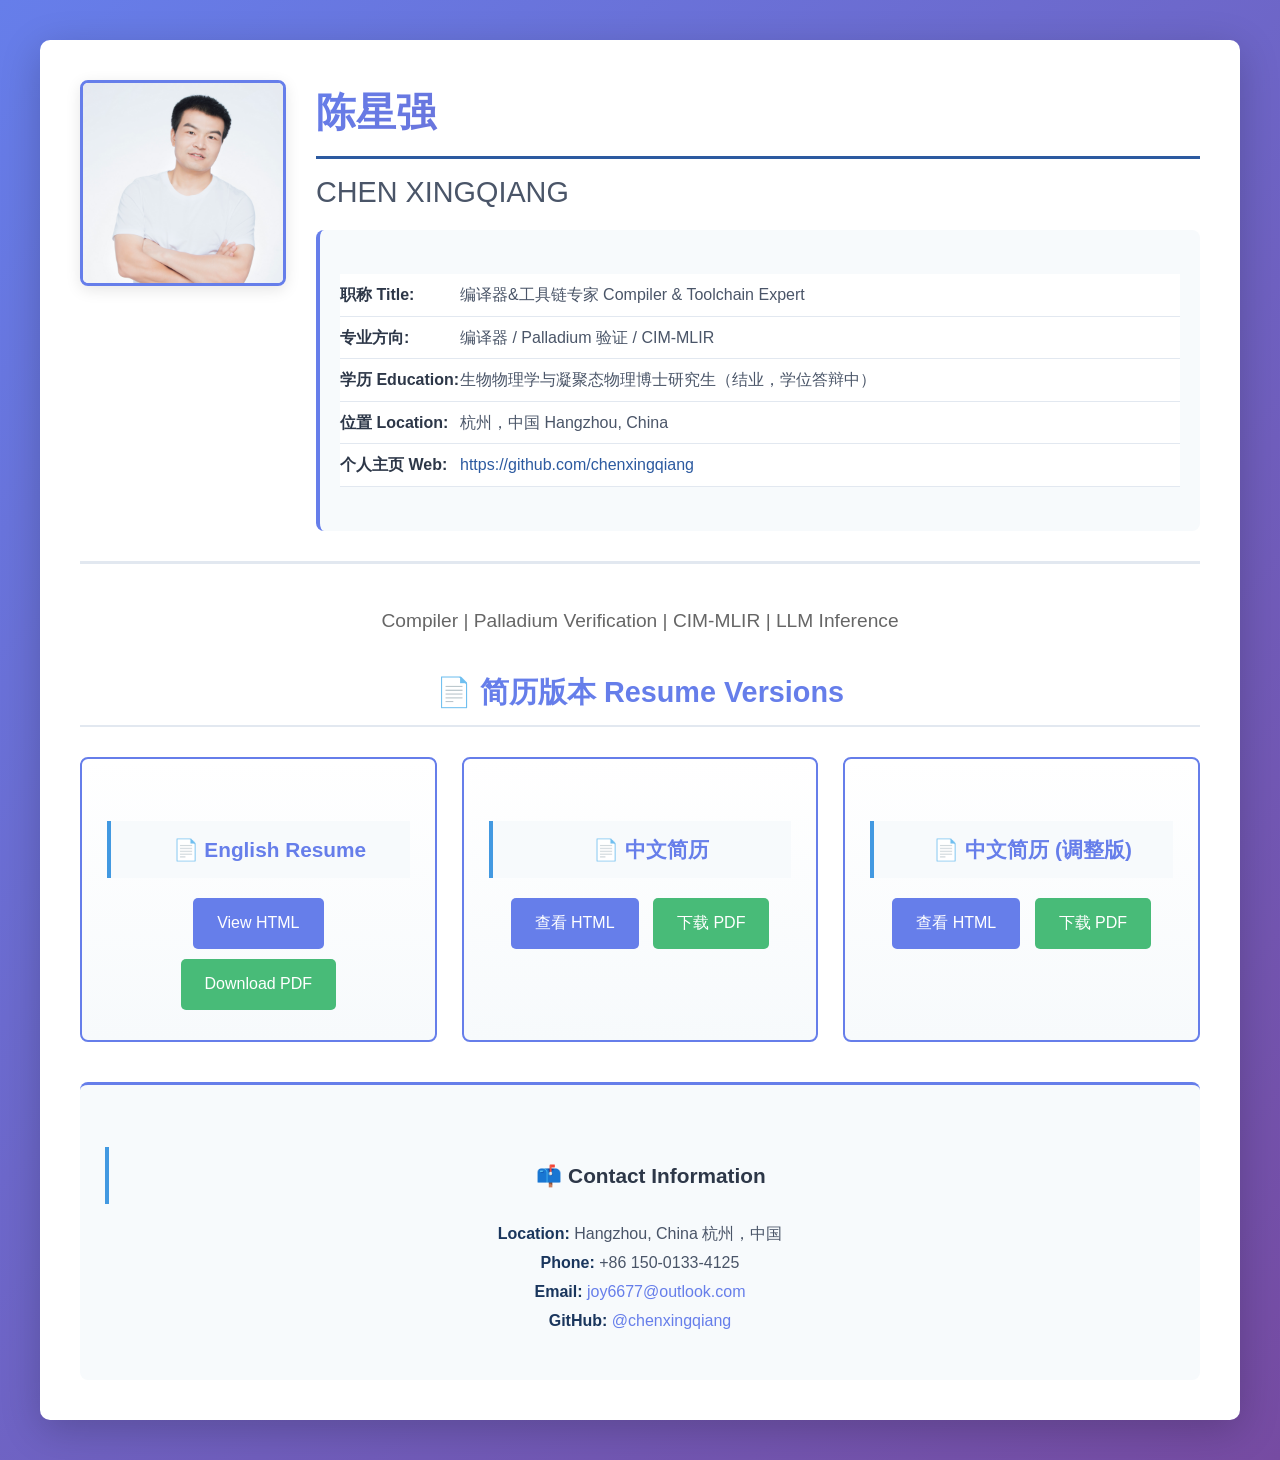
<file: docs/index.html>
<!DOCTYPE html>
<html lang="en">
<head>
    <meta charset="UTF-8">
    <meta name="viewport" content="width=device-width, initial-scale=1.0">
    <title>Chen Xingqiang - Resume</title>
    <link rel="stylesheet" href="style.css">
    <style>
        body {
            font-family: -apple-system, BlinkMacSystemFont, "Segoe UI", Roboto, "Helvetica Neue", Arial, "PingFang SC", sans-serif;
            line-height: 1.6;
            max-width: 1200px;
            margin: 0 auto;
            padding: 40px 20px;
            background: linear-gradient(135deg, #667eea 0%, #764ba2 100%);
            min-height: 100vh;
        }
        .container {
            background: white;
            border-radius: 10px;
            padding: 40px;
            box-shadow: 0 10px 40px rgba(0,0,0,0.2);
        }
        
        /* Professional Profile Section */
        .profile-section {
            display: flex;
            gap: 30px;
            margin-bottom: 40px;
            padding-bottom: 30px;
            border-bottom: 3px solid #e2e8f0;
        }
        .profile-photo {
            flex-shrink: 0;
        }
        .profile-photo img {
            width: 200px;
            height: 200px;
            object-fit: cover;
            border-radius: 8px;
            border: 3px solid #667eea;
            box-shadow: 0 4px 15px rgba(0,0,0,0.1);
        }
        .profile-info {
            flex: 1;
        }
        .profile-info h1 {
            color: #2d3748;
            margin: 0 0 10px 0;
            font-size: 2.5em;
            background: linear-gradient(135deg, #667eea 0%, #764ba2 100%);
            -webkit-background-clip: text;
            -webkit-text-fill-color: transparent;
            background-clip: text;
        }
        .profile-info .name-en {
            font-size: 1.8em;
            color: #4a5568;
            margin-bottom: 15px;
        }
        .profile-details {
            background: #f7fafc;
            padding: 20px;
            border-radius: 8px;
            border-left: 4px solid #667eea;
        }
        .profile-details table {
            width: 100%;
            border-collapse: collapse;
        }
        .profile-details td {
            padding: 8px 0;
            vertical-align: top;
        }
        .profile-details td:first-child {
            font-weight: 600;
            color: #2d3748;
            width: 120px;
        }
        .profile-details td:last-child {
            color: #4a5568;
        }
        
        h2 {
            color: #667eea;
            text-align: center;
            margin: 30px 0 20px 0;
            font-size: 1.8em;
        }
        .subtitle {
            text-align: center;
            color: #666;
            margin-bottom: 30px;
            font-size: 1.2em;
        }
        .versions {
            display: grid;
            grid-template-columns: repeat(auto-fit, minmax(280px, 1fr));
            gap: 25px;
            margin-top: 30px;
        }
        .version-card {
            border: 2px solid #667eea;
            border-radius: 8px;
            padding: 25px;
            text-align: center;
            transition: all 0.3s ease;
            background: linear-gradient(to bottom, #ffffff 0%, #f7fafc 100%);
        }
        .version-card:hover {
            transform: translateY(-5px);
            box-shadow: 0 8px 25px rgba(102, 126, 234, 0.3);
            border-color: #764ba2;
        }
        .version-card h3 {
            color: #667eea;
            margin-bottom: 15px;
            font-size: 1.3em;
        }
        .btn {
            display: inline-block;
            padding: 12px 24px;
            margin: 5px;
            background: #667eea;
            color: white;
            text-decoration: none;
            border-radius: 5px;
            transition: all 0.3s ease;
            font-weight: 500;
        }
        .btn:hover {
            background: #764ba2;
            transform: scale(1.05);
        }
        .btn-secondary {
            background: #48bb78;
        }
        .btn-secondary:hover {
            background: #38a169;
        }
        .contact {
            margin-top: 40px;
            padding: 25px;
            background: #f7fafc;
            border-radius: 8px;
            text-align: center;
            border-top: 3px solid #667eea;
        }
        .contact h3 {
            color: #2d3748;
            margin-bottom: 15px;
        }
        .contact a {
            color: #667eea;
            text-decoration: none;
            font-weight: 500;
        }
        .contact a:hover {
            text-decoration: underline;
        }
        
        @media (max-width: 768px) {
            .profile-section {
                flex-direction: column;
                align-items: center;
            }
            .profile-photo img {
                width: 150px;
                height: 150px;
            }
            .profile-info h1 {
                font-size: 2em;
                text-align: center;
            }
            .profile-info .name-en {
                font-size: 1.4em;
                text-align: center;
            }
        }
    </style>
</head>
<body>
    <div class="container">
        <!-- Professional Profile Section -->
        <div class="profile-section">
            <div class="profile-photo">
                <img src="img/face.jpg" alt="Chen Xingqiang">
            </div>
            <div class="profile-info">
                <h1>陈星强</h1>
                <div class="name-en">CHEN XINGQIANG</div>
                <div class="profile-details">
                    <table>
                        <tr>
                            <td>职称 Title:</td>
                            <td>编译器&amp;工具链专家 Compiler &amp; Toolchain Expert</td>
                        </tr>
                        <tr>
                            <td>专业方向:</td>
                            <td>编译器 / Palladium 验证 / CIM-MLIR</td>
                        </tr>
                        <tr>
                            <td>学历 Education:</td>
                            <td>生物物理学与凝聚态物理博士研究生（结业，学位答辩中）</td>
                        </tr>
                        <tr>
                            <td>位置 Location:</td>
                            <td>杭州，中国 Hangzhou, China</td>
                        </tr>
                        <tr>
                            <td>个人主页 Web:</td>
                            <td><a href="https://github.com/chenxingqiang" target="_blank">https://github.com/chenxingqiang</a></td>
                        </tr>
                    </table>
                </div>
            </div>
        </div>
        
        <p class="subtitle">Compiler | Palladium Verification | CIM-MLIR | LLM Inference</p>
        
        <h2>📄 简历版本 Resume Versions</h2>
        
        <div class="versions">
            <div class="version-card">
                <h3>📄 English Resume</h3>
                <a href="en.html" class="btn">View HTML</a>
                <a href="xingqiangchen-en.pdf" class="btn btn-secondary" download>Download PDF</a>
            </div>
            
            <div class="version-card">
                <h3>📄 中文简历</h3>
                <a href="zn.html" class="btn">查看 HTML</a>
                <a href="xingqiangchen-zn.pdf" class="btn btn-secondary" download>下载 PDF</a>
            </div>
            
            <div class="version-card">
                <h3>📄 中文简历 (调整版)</h3>
                <a href="zn-adjust.html" class="btn">查看 HTML</a>
                <a href="xingqiangchen-zn-adjust.pdf" class="btn btn-secondary" download>下载 PDF</a>
            </div>
        </div>
        
        <div class="contact">
            <h3>📫 Contact Information</h3>
            <p>
                <strong>Location:</strong> Hangzhou, China 杭州，中国<br>
                <strong>Phone:</strong> +86 150-0133-4125<br>
                <strong>Email:</strong> <a href="mailto:joy6677@outlook.com">joy6677@outlook.com</a><br>
                <strong>GitHub:</strong> <a href="https://github.com/chenxingqiang" target="_blank">@chenxingqiang</a>
            </p>
        </div>
    </div>
</body>
</html>
</file>
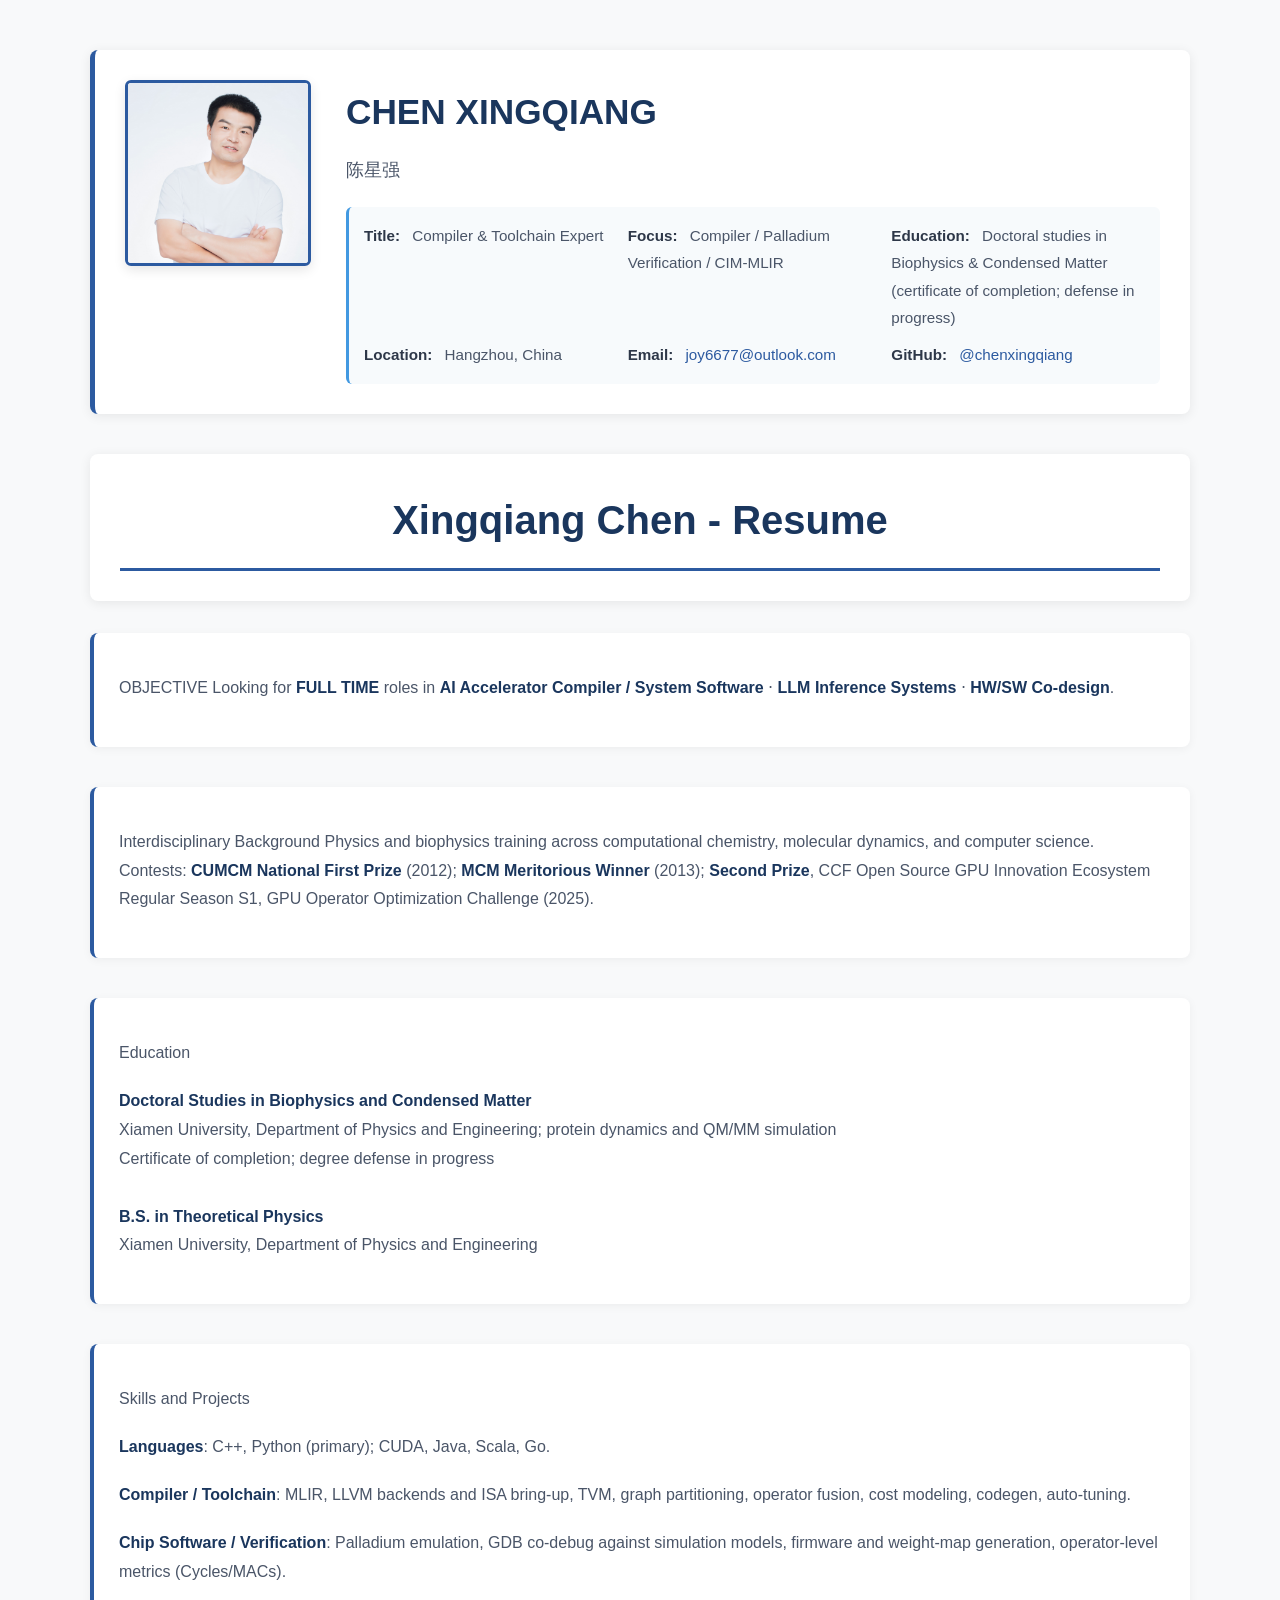
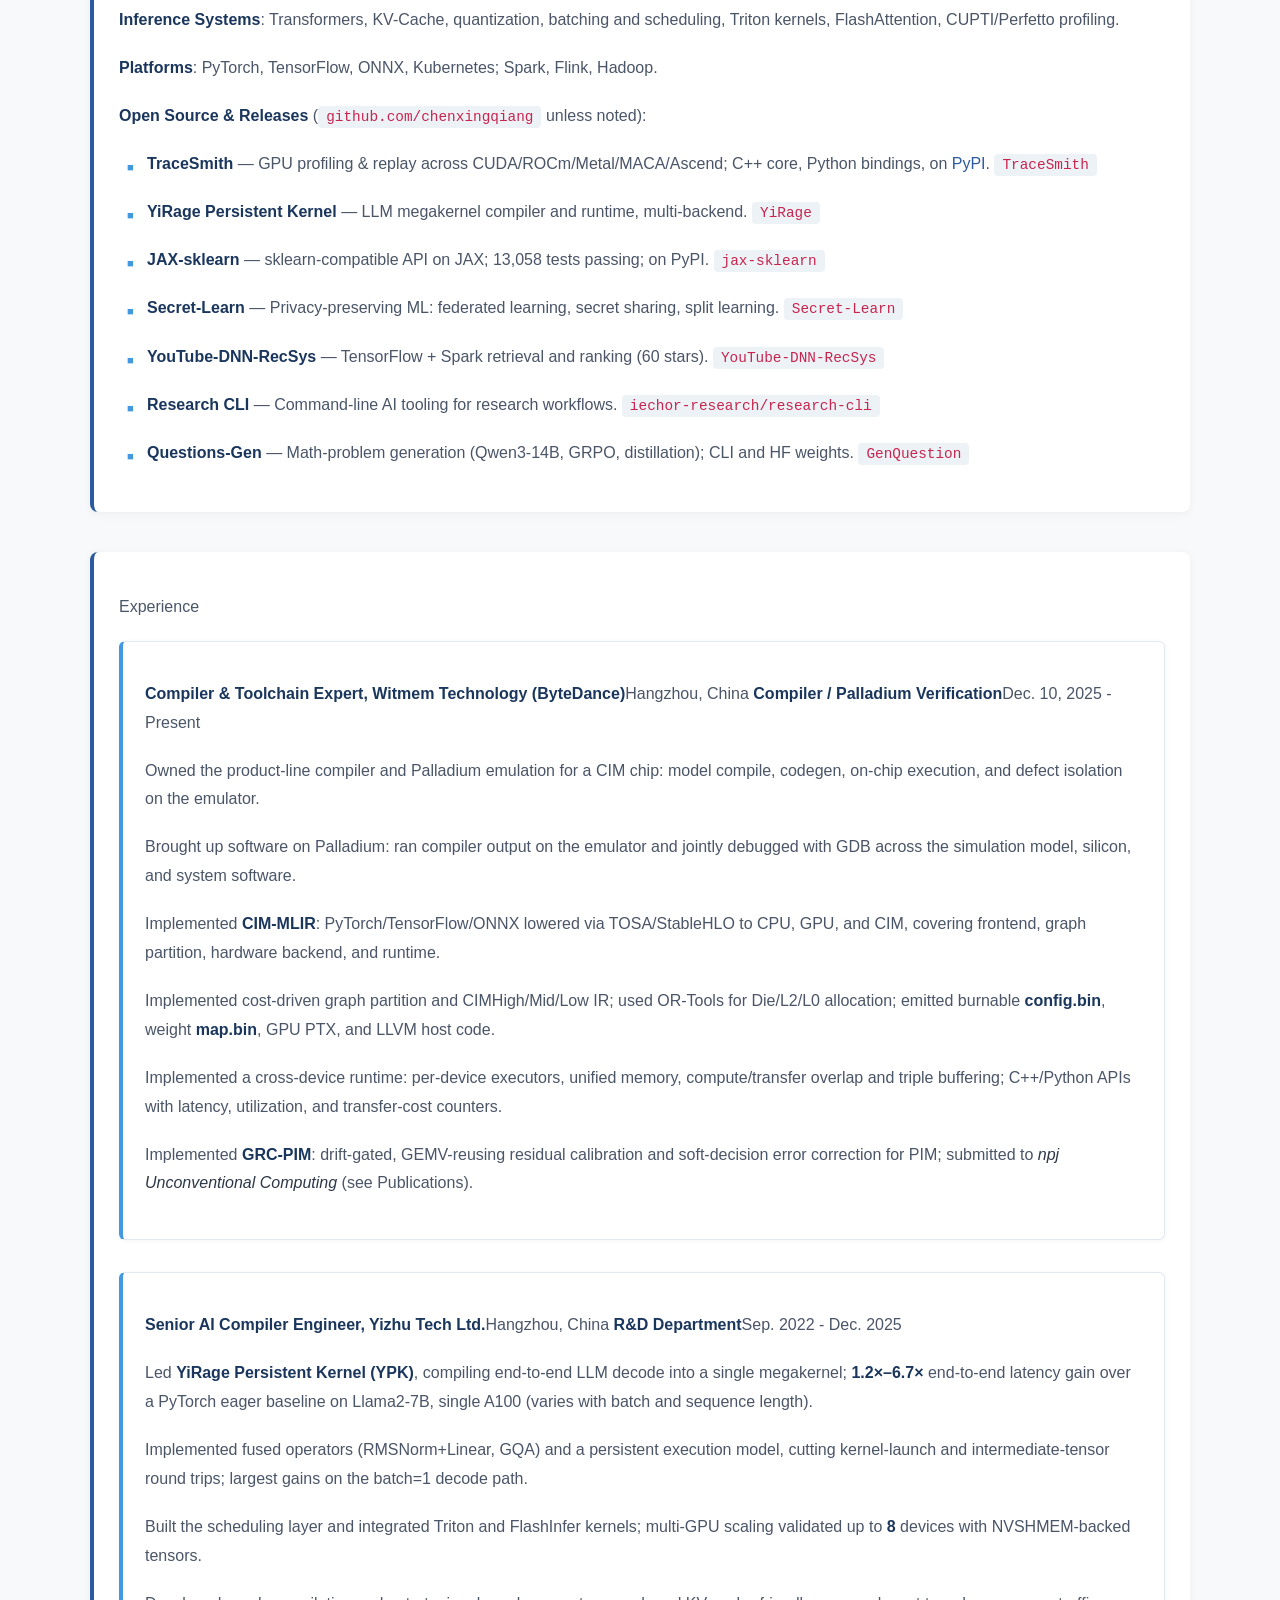
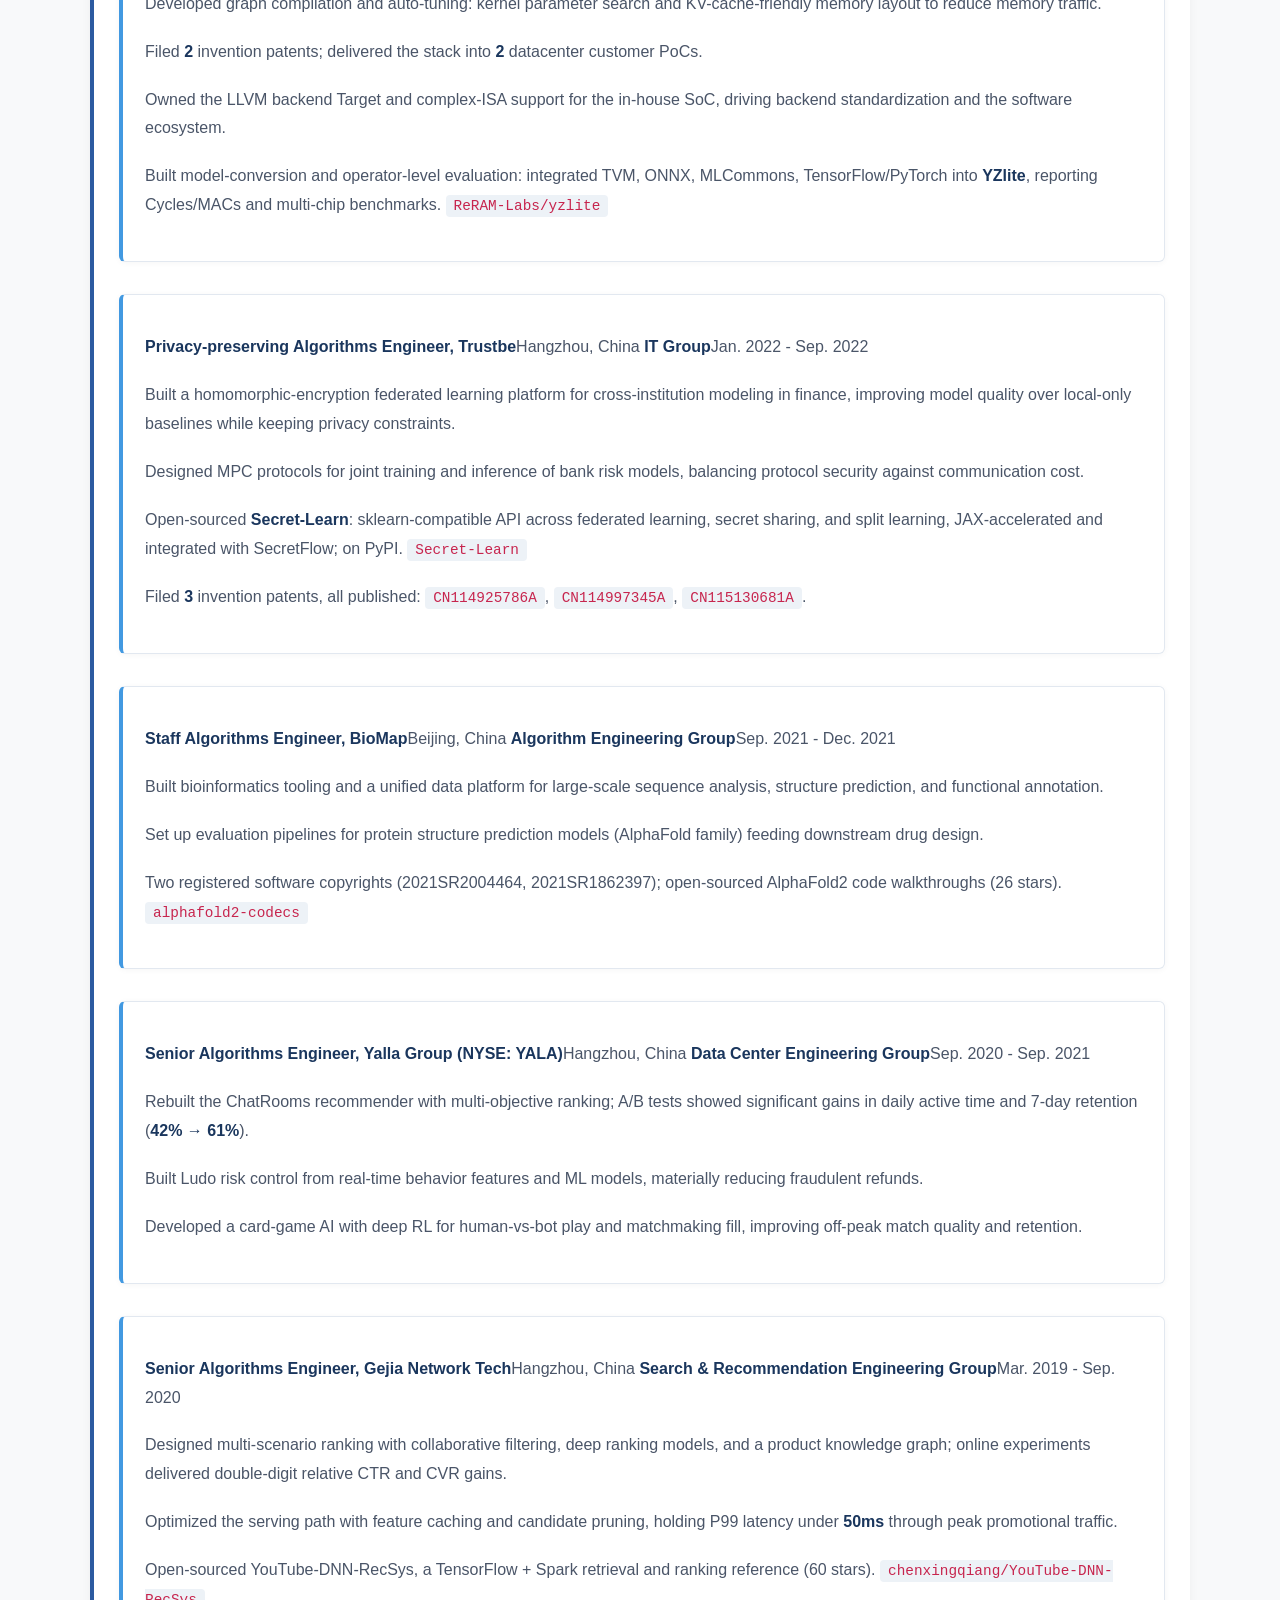
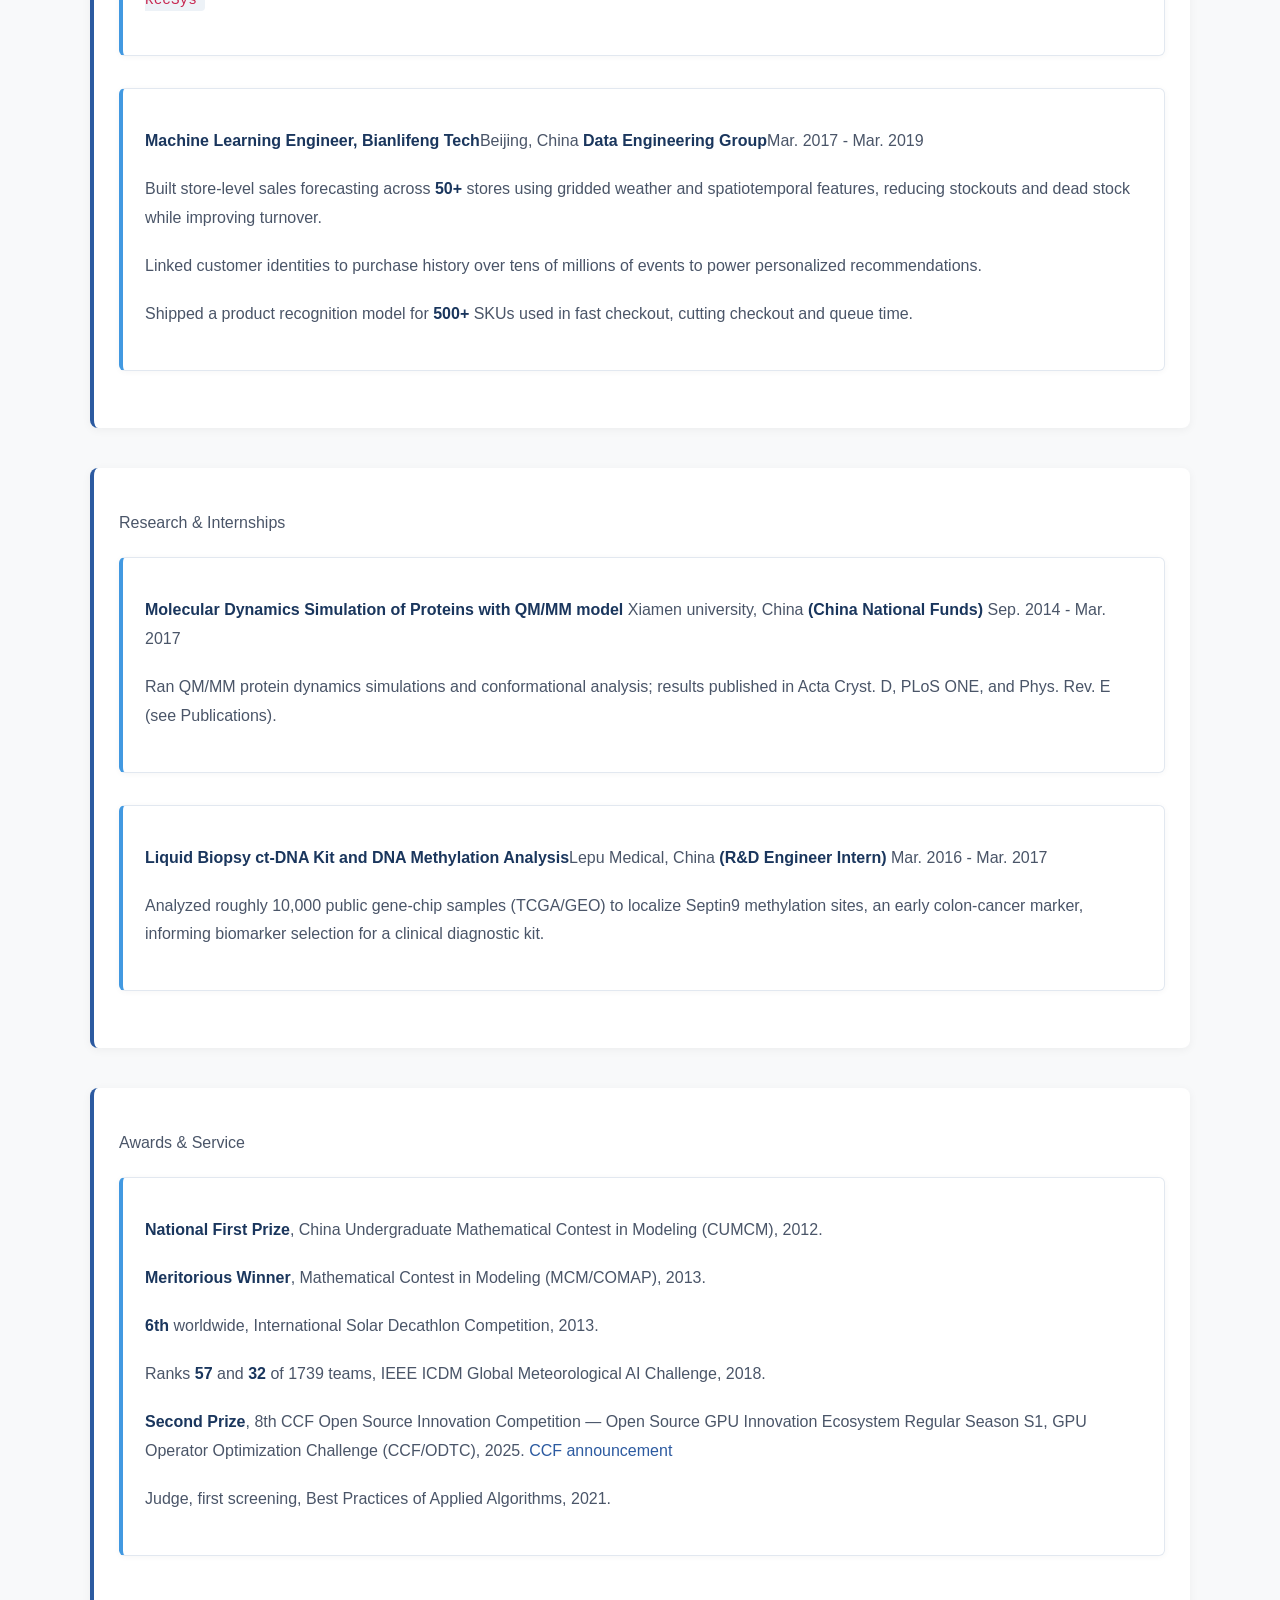
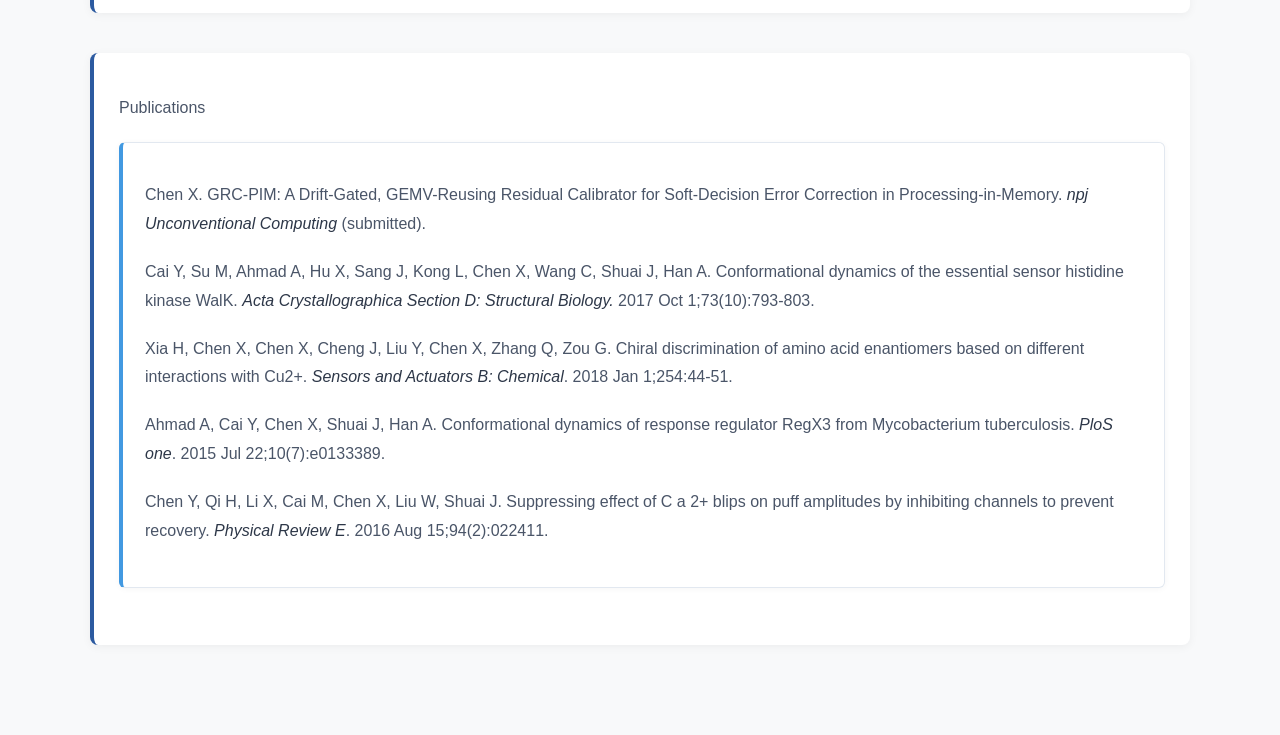
<file: docs/en.html>
<!DOCTYPE html>
<html lang="en">
<head>
    <meta charset="UTF-8">
    <meta name="viewport" content="width=device-width, initial-scale=1.0">
    <title>Xingqiang Chen - Resume</title>
    <link rel="stylesheet" href="style.css">
</head>
<body>
    <!-- Professional Header -->
    <div class="resume-header">
        <div class="resume-photo">
            <img src="img/face.jpg" alt="Chen Xingqiang">
        </div>
        <div class="resume-info">
            <h1 style="margin: 0; border: none;">CHEN XINGQIANG</h1>
            <div class="subtitle">陈星强</div>
            <div class="resume-meta">
                <div class="resume-meta-item"><strong>Title:</strong> Compiler &amp; Toolchain Expert</div>
                <div class="resume-meta-item"><strong>Focus:</strong> Compiler / Palladium Verification / CIM-MLIR</div>
                <div class="resume-meta-item"><strong>Education:</strong> Doctoral studies in Biophysics &amp; Condensed Matter (certificate of completion; defense in progress)</div>
                <div class="resume-meta-item"><strong>Location:</strong> Hangzhou, China</div>
                <div class="resume-meta-item"><strong>Email:</strong> <a href="mailto:joy6677@outlook.com">joy6677@outlook.com</a></div>
                <div class="resume-meta-item"><strong>GitHub:</strong> <a href="https://github.com/chenxingqiang" target="_blank">@chenxingqiang</a></div>
            </div>
        </div>
    </div>
<header id="title-block-header">
<h1 class="title">Xingqiang Chen - Resume</h1>
</header>
<div class="rSection">
<p><span>OBJECTIVE</span> <span>Looking for <span><strong>FULL
TIME</strong></span> roles in <span><strong>AI Accelerator Compiler /
System Software</strong></span> <span class="math inline">⋅</span>
<span><strong>LLM Inference Systems</strong></span> <span
class="math inline">⋅</span> <span><strong>HW/SW
Co-design</strong></span>.</span></p>
</div>
<div class="rSection">
<p><span>Interdisciplinary Background</span> <span>Physics and
biophysics training across computational chemistry, molecular dynamics,
and computer science. Contests: <span><strong>CUMCM National First
Prize</strong></span> (2012); <span><strong>MCM Meritorious
Winner</strong></span> (2013); <span><strong>Second
Prize</strong></span>, CCF Open Source GPU Innovation Ecosystem Regular
Season S1, GPU Operator Optimization Challenge (2025).</span></p>
</div>
<div class="rSection">
<p><span>Education</span></p>
<p><span><strong>Doctoral Studies in Biophysics and Condensed
Matter</strong></span><br />
Xiamen University, Department of Physics and Engineering; protein
dynamics and QM/MM simulation<br />
Certificate of completion; degree defense in progress<br />
<br />
<span><strong>B.S. in Theoretical Physics</strong></span><br />
Xiamen University, Department of Physics and Engineering</p>
</div>
<div class="rSection">
<p><span>Skills and Projects</span></p>
<p><span><strong>Languages</strong></span>: C++, Python (primary); CUDA,
Java, Scala, Go.</p>
<p><span><strong>Compiler / Toolchain</strong></span>: MLIR, LLVM
backends and ISA bring-up, TVM, graph partitioning, operator fusion,
cost modeling, codegen, auto-tuning.</p>
<p><span><strong>Chip Software / Verification</strong></span>: Palladium
emulation, GDB co-debug against simulation models, firmware and
weight-map generation, operator-level metrics (Cycles/MACs).</p>
<p><span><strong>Inference Systems</strong></span>: Transformers,
KV-Cache, quantization, batching and scheduling, Triton kernels,
FlashAttention, CUPTI/Perfetto profiling.</p>
<p><span><strong>Platforms</strong></span>: PyTorch, TensorFlow, ONNX,
Kubernetes; Spark, Flink, Hadoop.</p>
<p><span><strong>Open Source &amp; Releases</strong></span>
(<code>github.com/chenxingqiang</code> unless noted):</p>
<ul>
<li><p><span><strong>TraceSmith</strong></span> — GPU profiling &amp;
replay across CUDA/ROCm/Metal/MACA/Ascend; C++ core, Python bindings, on
<a href="https://pypi.org/project/tracesmith/">PyPI</a>. <a
href="https://github.com/chenxingqiang/TraceSmith"><code>TraceSmith</code></a></p></li>
<li><p><span><strong>YiRage Persistent Kernel</strong></span> — LLM
megakernel compiler and runtime, multi-backend. <a
href="https://github.com/chenxingqiang/YiRage"><code>YiRage</code></a></p></li>
<li><p><span><strong>JAX-sklearn</strong></span> — sklearn-compatible
API on JAX; 13<span>,</span>058 tests passing; on PyPI. <a
href="https://github.com/chenxingqiang/jax-sklearn"><code>jax-sklearn</code></a></p></li>
<li><p><span><strong>Secret-Learn</strong></span> — Privacy-preserving
ML: federated learning, secret sharing, split learning. <a
href="https://github.com/chenxingqiang/Secret-Learn"><code>Secret-Learn</code></a></p></li>
<li><p><span><strong>YouTube-DNN-RecSys</strong></span> — TensorFlow +
Spark retrieval and ranking (60 stars). <a
href="https://github.com/chenxingqiang/YouTube-DNN-RecSys"><code>YouTube-DNN-RecSys</code></a></p></li>
<li><p><span><strong>Research CLI</strong></span> — Command-line AI
tooling for research workflows. <a
href="https://github.com/iechor-research/research-cli"><code>iechor-research/research-cli</code></a></p></li>
<li><p><span><strong>Questions-Gen</strong></span> — Math-problem
generation (Qwen3-14B, GRPO, distillation); CLI and HF weights. <a
href="https://github.com/chenxingqiang/GenQuestion"><code>GenQuestion</code></a></p></li>
</ul>
</div>
<div class="rSection">
<p><span>Experience</span></p>
<div class="rSubsection">
<p><span><strong>Compiler &amp; Toolchain Expert, Witmem
Technology (ByteDance)</strong></span><span>Hangzhou, China</span>
<span><strong>Compiler / Palladium
Verification</strong></span><span>Dec. 10, 2025 - Present</span></p>
<p><span>Owned the product-line compiler and Palladium emulation for a
CIM chip: model compile, codegen, on-chip execution, and defect
isolation on the emulator.</span><br />
</p>
<p><span>Brought up software on Palladium: ran compiler output on the
emulator and jointly debugged with GDB across the simulation model,
silicon, and system software.</span><br />
</p>
<p><span>Implemented <span><strong>CIM-MLIR</strong></span>:
PyTorch/TensorFlow/ONNX lowered via TOSA/StableHLO to CPU, GPU, and CIM,
covering frontend, graph partition, hardware backend, and
runtime.</span><br />
</p>
<p><span>Implemented cost-driven graph partition and CIMHigh/Mid/Low IR;
used OR-Tools for Die/L2/L0 allocation; emitted burnable
<span><strong>config.bin</strong></span>, weight
<span><strong>map.bin</strong></span>, GPU PTX, and LLVM host
code.</span><br />
</p>
<p><span>Implemented a cross-device runtime: per-device executors,
unified memory, compute/transfer overlap and triple buffering;
C++/Python APIs with latency, utilization, and transfer-cost
counters.</span><br />
</p>
<p><span>Implemented <span><strong>GRC-PIM</strong></span>: drift-gated,
GEMV-reusing residual calibration and soft-decision error correction for
PIM; submitted to <em>npj Unconventional Computing</em> (see
Publications).</span><br />
</p>
</div>
<div class="rSubsection">
<p><span><strong>Senior AI Compiler Engineer, Yizhu Tech
Ltd.</strong></span><span>Hangzhou, China</span> <span><strong>R&amp;D
Department</strong></span><span>Sep. 2022 - Dec. 2025</span></p>
<p><span>Led <strong>YiRage Persistent Kernel (YPK)</strong>, compiling
end-to-end LLM decode into a single megakernel;
<strong>1.2×–6.7×</strong> end-to-end latency gain over a PyTorch eager
baseline on Llama2-7B, single A100 (varies with batch and sequence
length).</span><br />
</p>
<p><span>Implemented fused operators (RMSNorm+Linear, GQA) and a
persistent execution model, cutting kernel-launch and
intermediate-tensor round trips; largest gains on the batch=1 decode
path.</span><br />
</p>
<p><span>Built the scheduling layer and integrated Triton and FlashInfer
kernels; multi-GPU scaling validated up to <strong>8</strong> devices
with NVSHMEM-backed tensors.</span><br />
</p>
<p><span>Developed graph compilation and auto-tuning: kernel parameter
search and KV-cache-friendly memory layout to reduce memory
traffic.</span><br />
</p>
<p><span>Filed <strong>2</strong> invention patents; delivered the stack
into <strong>2</strong> datacenter customer PoCs.</span><br />
</p>
<p><span>Owned the LLVM backend Target and complex-ISA support for the
in-house SoC, driving backend standardization and the software
ecosystem.</span><br />
</p>
<p><span>Built model-conversion and operator-level evaluation:
integrated TVM, ONNX, MLCommons, TensorFlow/PyTorch into
<strong>YZlite</strong>, reporting Cycles/MACs and multi-chip
benchmarks. <a
href="https://github.com/ReRAM-Labs/yzlite"><code>ReRAM-Labs/yzlite</code></a></span><br />
</p>
</div>
<div class="rSubsection">
<p><span><strong>Privacy-preserving Algorithms Engineer,
Trustbe</strong></span><span>Hangzhou, China</span> <span><strong>IT
Group</strong></span><span>Jan. 2022 - Sep. 2022</span></p>
<p><span>Built a homomorphic-encryption federated learning platform for
cross-institution modeling in finance, improving model quality over
local-only baselines while keeping privacy constraints.</span><br />
</p>
<p><span>Designed MPC protocols for joint training and inference of bank
risk models, balancing protocol security against communication
cost.</span><br />
</p>
<p><span>Open-sourced <strong>Secret-Learn</strong>: sklearn-compatible
API across federated learning, secret sharing, and split learning,
JAX-accelerated and integrated with SecretFlow; on PyPI. <a
href="https://github.com/chenxingqiang/Secret-Learn"><code>Secret-Learn</code></a></span><br />
</p>
<p><span>Filed <strong>3</strong> invention patents, all published: <a
href="https://patents.google.com/patent/CN114925786A/en"><code>CN114925786A</code></a>,
<a
href="https://patents.google.com/patent/CN114997345A/en"><code>CN114997345A</code></a>,
<a
href="https://patents.google.com/patent/CN115130681A/en"><code>CN115130681A</code></a>.</span><br />
</p>
</div>
<div class="rSubsection">
<p><span><strong>Staff Algorithms Engineer,
BioMap</strong></span><span>Beijing, China</span>
<span><strong>Algorithm Engineering Group</strong></span><span>Sep. 2021
- Dec. 2021</span></p>
<p><span>Built bioinformatics tooling and a unified data platform for
large-scale sequence analysis, structure prediction, and functional
annotation.</span><br />
</p>
<p><span>Set up evaluation pipelines for protein structure prediction
models (AlphaFold family) feeding downstream drug design.</span><br />
</p>
<p><span>Two registered software copyrights (2021SR2004464,
2021SR1862397); open-sourced AlphaFold2 code walkthroughs (26 stars). <a
href="https://github.com/chenxingqiang/alphafold2-codecs"><code>alphafold2-codecs</code></a></span><br />
</p>
</div>
<div class="rSubsection">
<p><span><strong>Senior Algorithms Engineer, Yalla Group (NYSE:
YALA)</strong></span><span>Hangzhou, China</span> <span><strong>Data
Center Engineering Group</strong></span><span>Sep. 2020 - Sep.
2021</span></p>
<p><span>Rebuilt the ChatRooms recommender with multi-objective ranking;
A/B tests showed significant gains in daily active time and 7-day
retention (<strong>42% → 61%</strong>).</span><br />
</p>
<p><span>Built Ludo risk control from real-time behavior features and ML
models, materially reducing fraudulent refunds.</span><br />
</p>
<p><span>Developed a card-game AI with deep RL for human-vs-bot play and
matchmaking fill, improving off-peak match quality and
retention.</span><br />
</p>
</div>
<div class="rSubsection">
<p><span><strong>Senior Algorithms Engineer, Gejia Network
Tech</strong></span><span>Hangzhou, China</span> <span><strong>Search
&amp; Recommendation Engineering Group</strong></span><span>Mar. 2019 -
Sep. 2020</span></p>
<p><span>Designed multi-scenario ranking with collaborative filtering,
deep ranking models, and a product knowledge graph; online experiments
delivered double-digit relative CTR and CVR gains.</span><br />
</p>
<p><span>Optimized the serving path with feature caching and candidate
pruning, holding P99 latency under <strong>50ms</strong> through peak
promotional traffic.</span><br />
</p>
<p><span>Open-sourced YouTube-DNN-RecSys, a TensorFlow + Spark retrieval
and ranking reference (60 stars). <a
href="https://github.com/chenxingqiang/YouTube-DNN-RecSys"><code>chenxingqiang/YouTube-DNN-RecSys</code></a></span><br />
</p>
</div>
<div class="rSubsection">
<p><span><strong>Machine Learning Engineer, Bianlifeng
Tech</strong></span><span>Beijing, China</span> <span><strong>Data
Engineering Group</strong></span><span>Mar. 2017 - Mar. 2019</span></p>
<p><span>Built store-level sales forecasting across <strong>50+</strong>
stores using gridded weather and spatiotemporal features, reducing
stockouts and dead stock while improving turnover.</span><br />
</p>
<p><span>Linked customer identities to purchase history over tens of
millions of events to power personalized recommendations.</span><br />
</p>
<p><span>Shipped a product recognition model for <strong>500+</strong>
SKUs used in fast checkout, cutting checkout and queue
time.</span><br />
</p>
</div>
</div>
<div class="rSection">
<p><span>Research &amp; Internships</span></p>
<div class="rSubsection">
<p><span><strong>Molecular Dynamics Simulation of Proteins with QM/MM
model</strong> </span><span>Xiamen university, China</span>
<span><strong>(China National Funds)</strong> </span><span>Sep. 2014 -
Mar. 2017</span></p>
<p><span>Ran QM/MM protein dynamics simulations and conformational
analysis; results published in Acta Cryst. D, PLoS ONE, and Phys. Rev. E
(see Publications).</span><br />
</p>
</div>
<div class="rSubsection">
<p><span><strong>Liquid Biopsy ct-DNA Kit and DNA Methylation
Analysis</strong></span><span>Lepu Medical, China</span>
<span><strong>(R&amp;D Engineer Intern)</strong> </span><span>Mar. 2016
- Mar. 2017</span></p>
<p><span>Analyzed roughly 10,000 public gene-chip samples (TCGA/GEO) to
localize Septin9 methylation sites, an early colon-cancer marker,
informing biomarker selection for a clinical diagnostic
kit.</span><br />
</p>
</div>
</div>
<div class="rSection">
<p><span>Awards &amp; Service</span></p>
<div class="rSubsection">
<p><span><span><strong>National First Prize</strong></span>, China
Undergraduate Mathematical Contest in Modeling (CUMCM),
2012.</span><br />
</p>
<p><span><span><strong>Meritorious Winner</strong></span>, Mathematical
Contest in Modeling (MCM/COMAP), 2013.</span><br />
</p>
<p><span><span><strong>6th</strong></span> worldwide, International
Solar Decathlon Competition, 2013.</span><br />
</p>
<p><span>Ranks <span><strong>57</strong></span> and
<span><strong>32</strong></span> of 1739 teams, IEEE ICDM Global
Meteorological AI Challenge, 2018.</span><br />
</p>
<p><span><span><strong>Second Prize</strong></span>, 8th CCF Open Source
Innovation Competition — Open Source GPU Innovation Ecosystem Regular
Season S1, GPU Operator Optimization Challenge (CCF/ODTC), 2025. <a
href="https://www.ccf.org.cn/Media_list/ccfosc/2025-12-26/855561.shtml">CCF
announcement</a></span><br />
</p>
<p><span>Judge, first screening, Best Practices of Applied Algorithms,
2021.</span><br />
</p>
</div>
</div>
<div class="rSection">
<p><span>Publications</span></p>
<div class="rSubsection">
<p><span>Chen X. GRC-PIM: A Drift-Gated, GEMV-Reusing Residual
Calibrator for Soft-Decision Error Correction in Processing-in-Memory.
<em>npj Unconventional Computing</em> (submitted).</span><br />
</p>
<p><span>Cai Y, Su M, Ahmad A, Hu X, Sang J, Kong L, Chen X, Wang C,
Shuai J, Han A. Conformational dynamics of the essential sensor
histidine kinase WalK. <em>Acta Crystallographica Section D: Structural
Biology.</em> 2017 Oct 1;73(10):793-803.</span><br />
</p>
<p><span>Xia H, Chen X, Chen X, Cheng J, Liu Y, Chen X, Zhang Q, Zou G.
Chiral discrimination of amino acid enantiomers based on different
interactions with Cu2+. <em>Sensors and Actuators B: Chemical</em>. 2018
Jan 1;254:44-51.</span><br />
</p>
<p><span>Ahmad A, Cai Y, Chen X, Shuai J, Han A. Conformational dynamics
of response regulator RegX3 from Mycobacterium tuberculosis. <em>PloS
one</em>. 2015 Jul 22;10(7):e0133389.</span><br />
</p>
<p><span>Chen Y, Qi H, Li X, Cai M, Chen X, Liu W, Shuai J. Suppressing
effect of C a 2+ blips on puff amplitudes by inhibiting channels to
prevent recovery. <em>Physical Review E</em>. 2016 Aug
15;94(2):022411.</span><br />
</p>
</div>
</div>
</body></html>
</file>
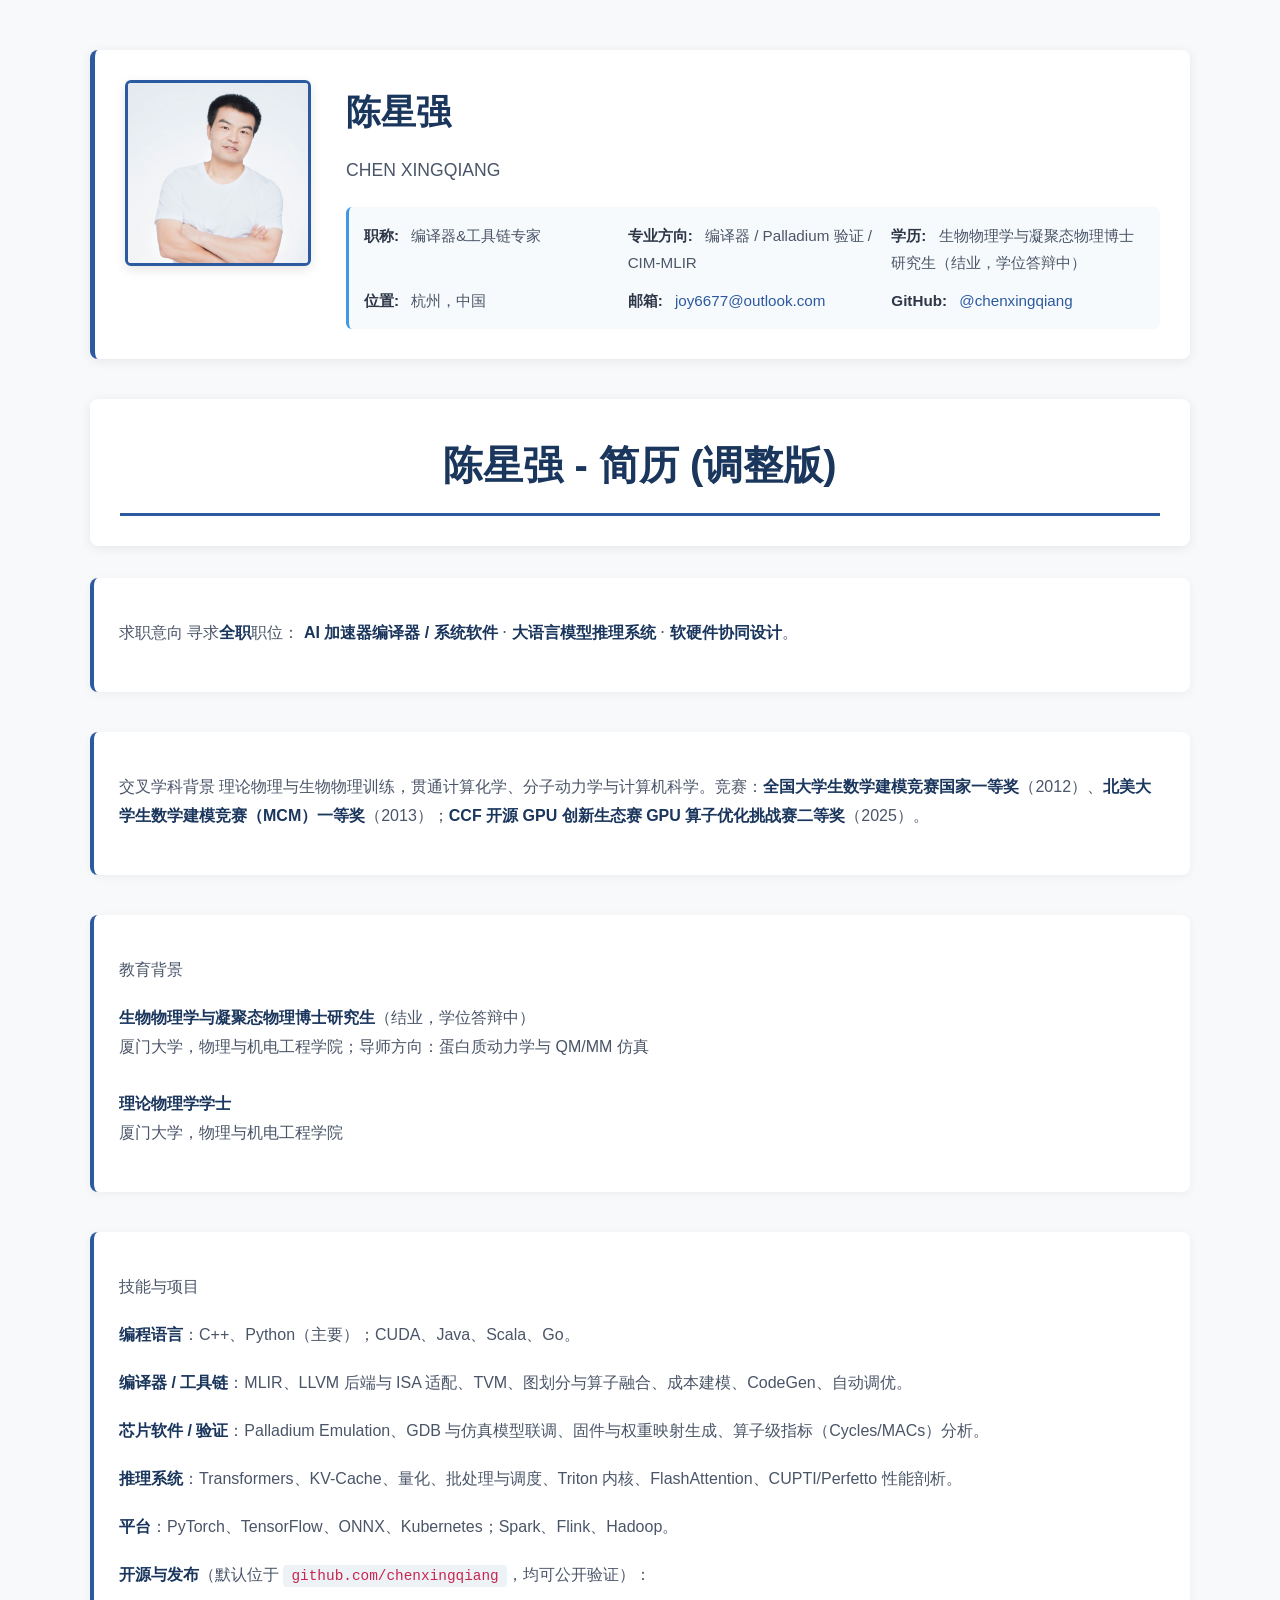
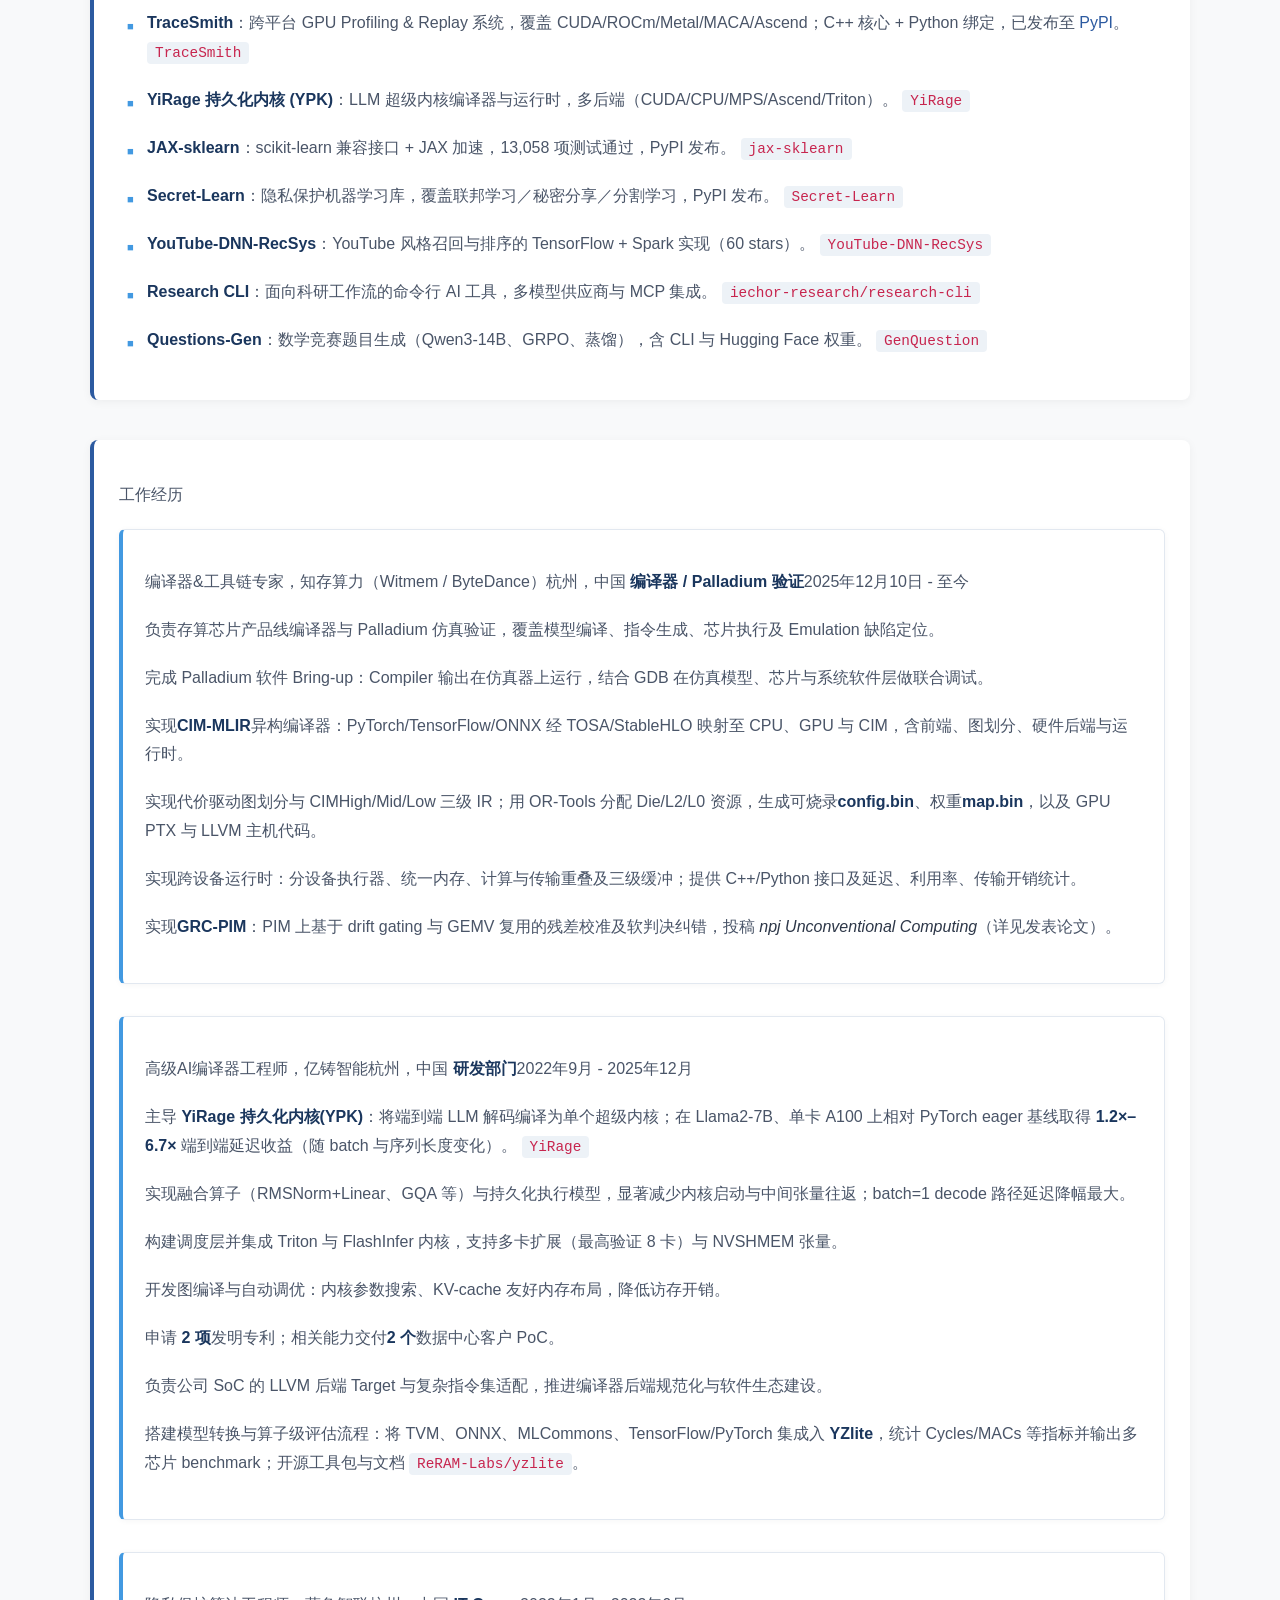
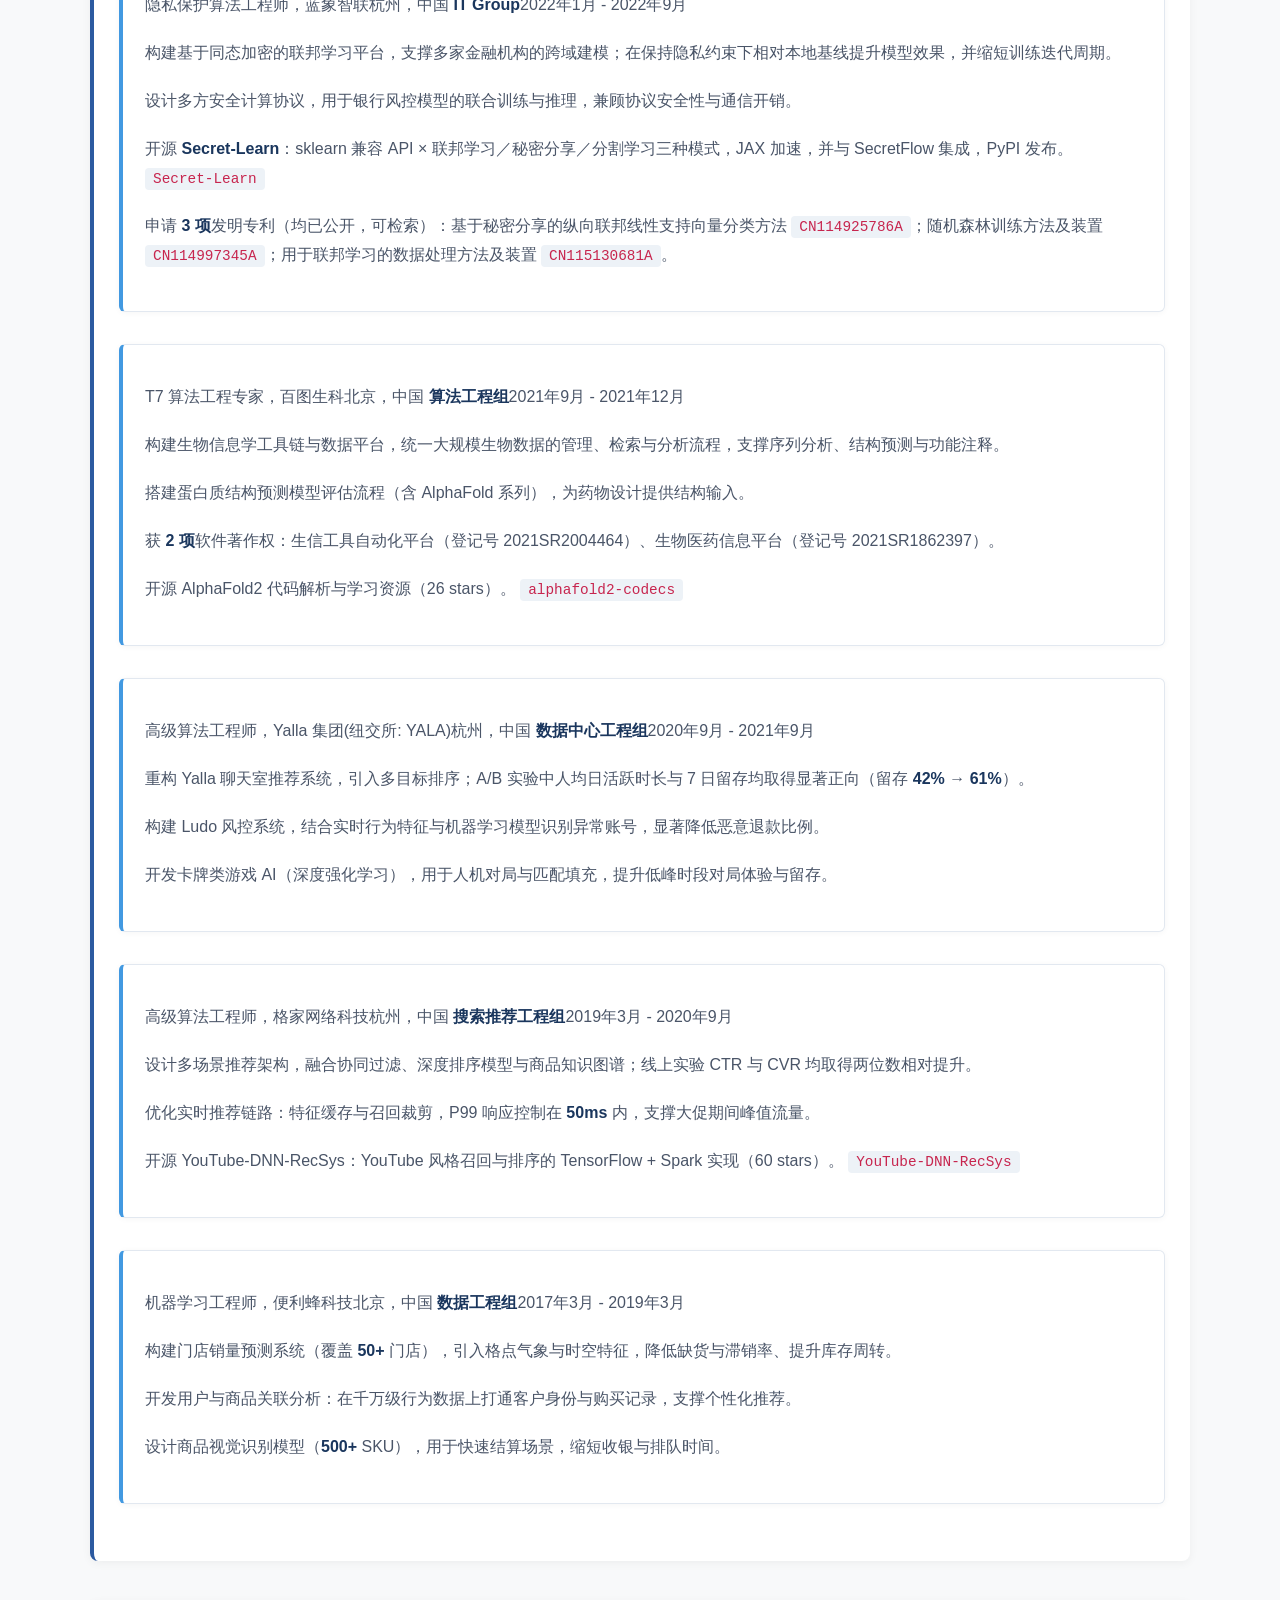
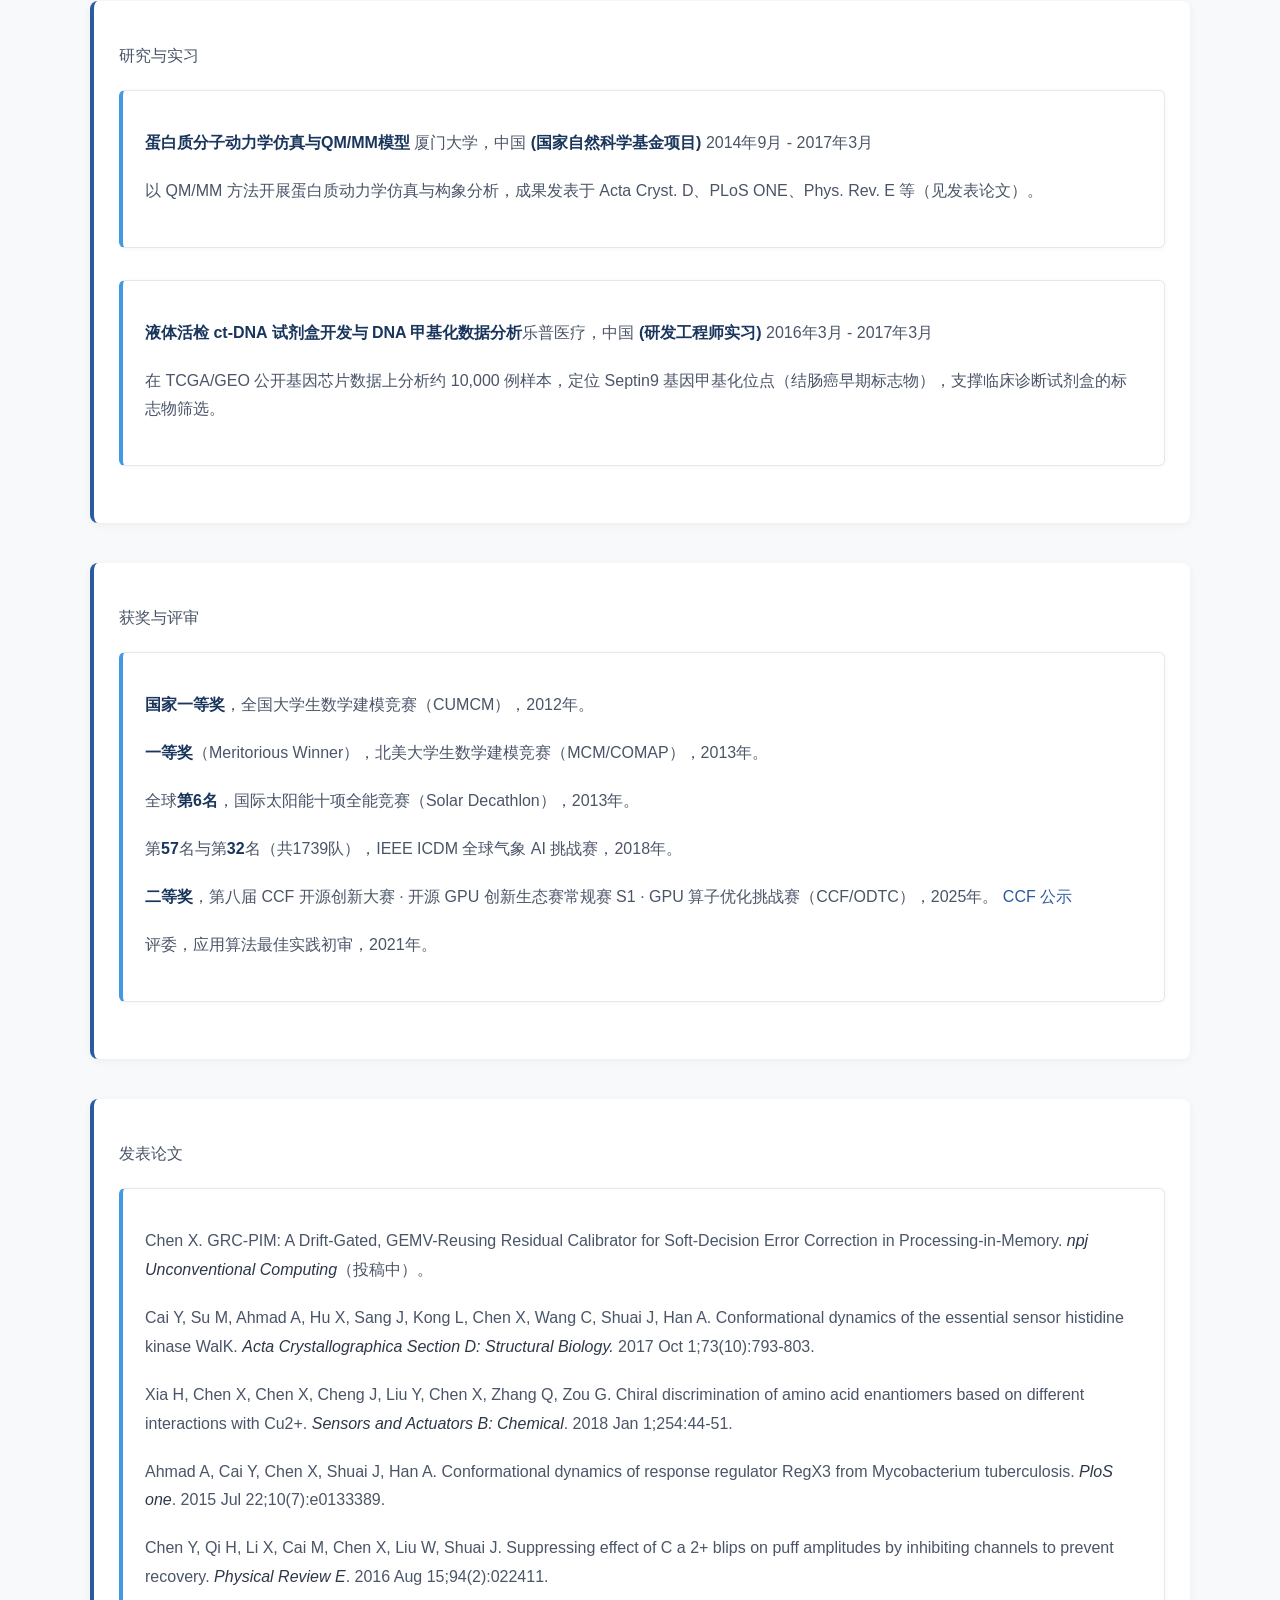
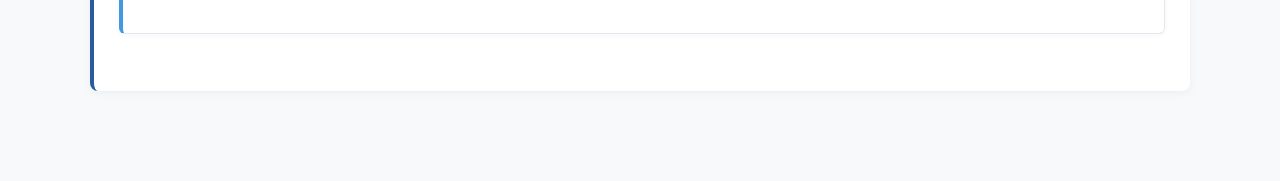
<file: docs/zn-adjust.html>
<!DOCTYPE html>
<html lang="zh">
<head>
    <meta charset="UTF-8">
    <meta name="viewport" content="width=device-width, initial-scale=1.0">
    <title>陈星强 - 简历 (调整版)</title>
    <link rel="stylesheet" href="style.css">
</head>
<body>
    <!-- Professional Header -->
    <div class="resume-header">
        <div class="resume-photo">
            <img src="img/face.jpg" alt="陈星强">
        </div>
        <div class="resume-info">
            <h1 style="margin: 0; border: none;">陈星强</h1>
            <div class="subtitle">CHEN XINGQIANG</div>
            <div class="resume-meta">
                <div class="resume-meta-item"><strong>职称:</strong> 编译器&amp;工具链专家</div>
                <div class="resume-meta-item"><strong>专业方向:</strong> 编译器 / Palladium 验证 / CIM-MLIR</div>
                <div class="resume-meta-item"><strong>学历:</strong> 生物物理学与凝聚态物理博士研究生（结业，学位答辩中）</div>
                <div class="resume-meta-item"><strong>位置:</strong> 杭州，中国</div>
                <div class="resume-meta-item"><strong>邮箱:</strong> <a href="mailto:joy6677@outlook.com">joy6677@outlook.com</a></div>
                <div class="resume-meta-item"><strong>GitHub:</strong> <a href="https://github.com/chenxingqiang" target="_blank">@chenxingqiang</a></div>
            </div>
        </div>
    </div>
<header id="title-block-header">
<h1 class="title">陈星强 - 简历 (调整版)</h1>
</header>
<div class="rSection">
<p><span>求职意向</span>
<span>寻求<span><strong>全职</strong></span>职位： <span><strong>AI
加速器编译器 / 系统软件</strong></span> <span
class="math inline">⋅</span>
<span><strong>大语言模型推理系统</strong></span> <span
class="math inline">⋅</span>
<span><strong>软硬件协同设计</strong></span>。</span></p>
</div>
<div class="rSection">
<p><span>交叉学科背景</span>
<span>理论物理与生物物理训练，贯通计算化学、分子动力学与计算机科学。竞赛：<span><strong>全国大学生数学建模竞赛国家一等奖</strong></span>（2012）、<span><strong>北美大学生数学建模竞赛（MCM）一等奖</strong></span>（2013）；<span><strong>CCF
开源 GPU 创新生态赛 GPU
算子优化挑战赛二等奖</strong></span>（2025）。</span></p>
</div>
<div class="rSection">
<p><span>教育背景</span></p>
<p><span><strong>生物物理学与凝聚态物理博士研究生</strong></span>（结业，学位答辩中）<br />
厦门大学，物理与机电工程学院；导师方向：蛋白质动力学与 QM/MM 仿真<br />
<br />
<span><strong>理论物理学学士</strong></span><br />
厦门大学，物理与机电工程学院</p>
</div>
<div class="rSection">
<p><span>技能与项目</span></p>
<p><span><strong>编程语言</strong></span>：C++、Python（主要）；CUDA、Java、Scala、Go。</p>
<p><span><strong>编译器 / 工具链</strong></span>：MLIR、LLVM 后端与 ISA
适配、TVM、图划分与算子融合、成本建模、CodeGen、自动调优。</p>
<p><span><strong>芯片软件 / 验证</strong></span>：Palladium
Emulation、GDB
与仿真模型联调、固件与权重映射生成、算子级指标（Cycles/MACs）分析。</p>
<p><span><strong>推理系统</strong></span>：Transformers、KV-Cache、量化、批处理与调度、Triton
内核、FlashAttention、CUPTI/Perfetto 性能剖析。</p>
<p><span><strong>平台</strong></span>：PyTorch、TensorFlow、ONNX、Kubernetes；Spark、Flink、Hadoop。</p>
<p><span><strong>开源与发布</strong></span>（默认位于
<code>github.com/chenxingqiang</code>，均可公开验证）：</p>
<ul>
<li><p><span><strong>TraceSmith</strong></span>：跨平台 GPU Profiling
&amp; Replay 系统，覆盖 CUDA/ROCm/Metal/MACA/Ascend；C++ 核心 + Python
绑定，已发布至 <a href="https://pypi.org/project/tracesmith/">PyPI</a>。
<a
href="https://github.com/chenxingqiang/TraceSmith"><code>TraceSmith</code></a></p></li>
<li><p><span><strong>YiRage 持久化内核 (YPK)</strong></span>：LLM
超级内核编译器与运行时，多后端（CUDA/CPU/MPS/Ascend/Triton）。 <a
href="https://github.com/chenxingqiang/YiRage"><code>YiRage</code></a></p></li>
<li><p><span><strong>JAX-sklearn</strong></span>：scikit-learn 兼容接口
+ JAX 加速，13<span>,</span>058 项测试通过，PyPI 发布。 <a
href="https://github.com/chenxingqiang/jax-sklearn"><code>jax-sklearn</code></a></p></li>
<li><p><span><strong>Secret-Learn</strong></span>：隐私保护机器学习库，覆盖联邦学习／秘密分享／分割学习，PyPI
发布。 <a
href="https://github.com/chenxingqiang/Secret-Learn"><code>Secret-Learn</code></a></p></li>
<li><p><span><strong>YouTube-DNN-RecSys</strong></span>：YouTube
风格召回与排序的 TensorFlow + Spark 实现（60 stars）。 <a
href="https://github.com/chenxingqiang/YouTube-DNN-RecSys"><code>YouTube-DNN-RecSys</code></a></p></li>
<li><p><span><strong>Research
CLI</strong></span>：面向科研工作流的命令行 AI 工具，多模型供应商与 MCP
集成。 <a
href="https://github.com/iechor-research/research-cli"><code>iechor-research/research-cli</code></a></p></li>
<li><p><span><strong>Questions-Gen</strong></span>：数学竞赛题目生成（Qwen3-14B、GRPO、蒸馏），含
CLI 与 Hugging Face 权重。 <a
href="https://github.com/chenxingqiang/GenQuestion"><code>GenQuestion</code></a></p></li>
</ul>
</div>
<div class="rSection">
<p><span>工作经历</span></p>
<div class="rSubsection">
<p><span>编译器&amp;工具链专家，知存算力（Witmem / ByteDance）</span><span>杭州，中国</span>
<span><strong>编译器 / Palladium
验证</strong></span><span>2025年12月10日 - 至今</span></p>
<p><span>负责存算芯片产品线编译器与 Palladium
仿真验证，覆盖模型编译、指令生成、芯片执行及 Emulation
缺陷定位。</span><br />
</p>
<p><span>完成 Palladium 软件 Bring-up：Compiler 输出在仿真器上运行，结合
GDB 在仿真模型、芯片与系统软件层做联合调试。</span><br />
</p>
<p><span>实现<span><strong>CIM-MLIR</strong></span>异构编译器：PyTorch/TensorFlow/ONNX
经 TOSA/StableHLO 映射至 CPU、GPU 与
CIM，含前端、图划分、硬件后端与运行时。</span><br />
</p>
<p><span>实现代价驱动图划分与 CIMHigh/Mid/Low 三级 IR；用 OR-Tools 分配
Die/L2/L0
资源，生成可烧录<span><strong>config.bin</strong></span>、权重<span><strong>map.bin</strong></span>，以及
GPU PTX 与 LLVM 主机代码。</span><br />
</p>
<p><span>实现跨设备运行时：分设备执行器、统一内存、计算与传输重叠及三级缓冲；提供
C++/Python 接口及延迟、利用率、传输开销统计。</span><br />
</p>
<p><span>实现<span><strong>GRC-PIM</strong></span>：PIM 上基于 drift
gating 与 GEMV 复用的残差校准及软判决纠错，投稿 <span><em>npj
Unconventional Computing</em></span>（详见发表论文）。</span><br />
</p>
</div>
<div class="rSubsection">
<p><span>高级AI编译器工程师，亿铸智能</span><span>杭州，中国</span>
<span><strong>研发部门</strong></span><span>2022年9月 -
2025年12月</span></p>
<p><span>主导 <span><strong>YiRage
持久化内核(YPK)</strong></span>：将端到端 LLM 解码编译为单个超级内核；在
Llama2-7B、单卡 A100 上相对 PyTorch eager 基线取得
<span><strong>1.2×–6.7×</strong></span> 端到端延迟收益（随 batch
与序列长度变化）。 <a
href="https://github.com/chenxingqiang/YiRage"><code>YiRage</code></a></span><br />
</p>
<p><span>实现融合算子（RMSNorm+Linear、GQA
等）与持久化执行模型，显著减少内核启动与中间张量往返；batch=1 decode
路径延迟降幅最大。</span><br />
</p>
<p><span>构建调度层并集成 Triton 与 FlashInfer
内核，支持多卡扩展（最高验证 8 卡）与 NVSHMEM 张量。</span><br />
</p>
<p><span>开发图编译与自动调优：内核参数搜索、KV-cache
友好内存布局，降低访存开销。</span><br />
</p>
<p><span>申请 <span><strong>2
项</strong></span>发明专利；相关能力交付<span><strong>2
个</strong></span>数据中心客户 PoC。</span><br />
</p>
<p><span>负责公司 SoC 的 LLVM 后端 Target
与复杂指令集适配，推进编译器后端规范化与软件生态建设。</span><br />
</p>
<p><span>搭建模型转换与算子级评估流程：将
TVM、ONNX、MLCommons、TensorFlow/PyTorch 集成入
<span><strong>YZlite</strong></span>，统计 Cycles/MACs
等指标并输出多芯片 benchmark；开源工具包与文档 <a
href="https://github.com/ReRAM-Labs/yzlite"><code>ReRAM-Labs/yzlite</code></a>。</span><br />
</p>
</div>
<div class="rSubsection">
<p><span>隐私保护算法工程师，蓝象智联</span><span>杭州，中国</span>
<span><strong>IT Group</strong></span><span>2022年1月 -
2022年9月</span></p>
<p><span>构建基于同态加密的联邦学习平台，支撑多家金融机构的跨域建模；在保持隐私约束下相对本地基线提升模型效果，并缩短训练迭代周期。</span><br />
</p>
<p><span>设计多方安全计算协议，用于银行风控模型的联合训练与推理，兼顾协议安全性与通信开销。</span><br />
</p>
<p><span>开源 <span><strong>Secret-Learn</strong></span>：sklearn 兼容
API × 联邦学习／秘密分享／分割学习三种模式，JAX 加速，并与 SecretFlow
集成，PyPI 发布。 <a
href="https://github.com/chenxingqiang/Secret-Learn"><code>Secret-Learn</code></a></span><br />
</p>
<p><span>申请 <span><strong>3
项</strong></span>发明专利（均已公开，可检索）：基于秘密分享的纵向联邦线性支持向量分类方法
<a
href="https://patents.google.com/patent/CN114925786A/en"><code>CN114925786A</code></a>；随机森林训练方法及装置
<a
href="https://patents.google.com/patent/CN114997345A/en"><code>CN114997345A</code></a>；用于联邦学习的数据处理方法及装置
<a
href="https://patents.google.com/patent/CN115130681A/en"><code>CN115130681A</code></a>。</span><br />
</p>
</div>
<div class="rSubsection">
<p><span>T7 算法工程专家，百图生科</span><span>北京，中国</span>
<span><strong>算法工程组</strong></span><span>2021年9月 -
2021年12月</span></p>
<p><span>构建生物信息学工具链与数据平台，统一大规模生物数据的管理、检索与分析流程，支撑序列分析、结构预测与功能注释。</span><br />
</p>
<p><span>搭建蛋白质结构预测模型评估流程（含 AlphaFold
系列），为药物设计提供结构输入。</span><br />
</p>
<p><span>获 <span><strong>2
项</strong></span>软件著作权：生信工具自动化平台（登记号
2021SR2004464）、生物医药信息平台（登记号 2021SR1862397）。</span><br />
</p>
<p><span>开源 AlphaFold2 代码解析与学习资源（26 stars）。 <a
href="https://github.com/chenxingqiang/alphafold2-codecs"><code>alphafold2-codecs</code></a></span><br />
</p>
</div>
<div class="rSubsection">
<p><span>高级算法工程师，Yalla 集团(纽交所:
YALA)</span><span>杭州，中国</span>
<span><strong>数据中心工程组</strong></span><span>2020年9月 -
2021年9月</span></p>
<p><span>重构 Yalla 聊天室推荐系统，引入多目标排序；A/B
实验中人均日活跃时长与 7 日留存均取得显著正向（留存
<span><strong>42%</strong></span> <span class="math inline">→</span>
<span><strong>61%</strong></span>）。</span><br />
</p>
<p><span>构建 Ludo
风控系统，结合实时行为特征与机器学习模型识别异常账号，显著降低恶意退款比例。</span><br />
</p>
<p><span>开发卡牌类游戏
AI（深度强化学习），用于人机对局与匹配填充，提升低峰时段对局体验与留存。</span><br />
</p>
</div>
<div class="rSubsection">
<p><span>高级算法工程师，格家网络科技</span><span>杭州，中国</span>
<span><strong>搜索推荐工程组</strong></span><span>2019年3月 -
2020年9月</span></p>
<p><span>设计多场景推荐架构，融合协同过滤、深度排序模型与商品知识图谱；线上实验
CTR 与 CVR 均取得两位数相对提升。</span><br />
</p>
<p><span>优化实时推荐链路：特征缓存与召回裁剪，P99 响应控制在
<span><strong>50ms</strong></span>
内，支撑大促期间峰值流量。</span><br />
</p>
<p><span>开源 YouTube-DNN-RecSys：YouTube 风格召回与排序的 TensorFlow +
Spark 实现（60 stars）。 <a
href="https://github.com/chenxingqiang/YouTube-DNN-RecSys"><code>YouTube-DNN-RecSys</code></a></span><br />
</p>
</div>
<div class="rSubsection">
<p><span>机器学习工程师，便利蜂科技</span><span>北京，中国</span>
<span><strong>数据工程组</strong></span><span>2017年3月 -
2019年3月</span></p>
<p><span>构建门店销量预测系统（覆盖 <span><strong>50+</strong></span>
门店），引入格点气象与时空特征，降低缺货与滞销率、提升库存周转。</span><br />
</p>
<p><span>开发用户与商品关联分析：在千万级行为数据上打通客户身份与购买记录，支撑个性化推荐。</span><br />
</p>
<p><span>设计商品视觉识别模型（<span><strong>500+</strong></span>
SKU），用于快速结算场景，缩短收银与排队时间。</span><br />
</p>
</div>
</div>
<div class="rSection">
<p><span>研究与实习</span></p>
<div class="rSubsection">
<p><span><strong>蛋白质分子动力学仿真与QM/MM模型</strong>
</span><span>厦门大学，中国</span>
<span><strong>(国家自然科学基金项目)</strong> </span><span>2014年9月 -
2017年3月</span></p>
<p><span>以 QM/MM 方法开展蛋白质动力学仿真与构象分析，成果发表于 Acta
Cryst. D、PLoS ONE、Phys. Rev. E 等（见发表论文）。</span><br />
</p>
</div>
<div class="rSubsection">
<p><span><strong>液体活检 ct-DNA 试剂盒开发与 DNA
甲基化数据分析</strong></span><span>乐普医疗，中国</span>
<span><strong>(研发工程师实习)</strong> </span><span>2016年3月 -
2017年3月</span></p>
<p><span>在 TCGA/GEO 公开基因芯片数据上分析约 10,000 例样本，定位
Septin9
基因甲基化位点（结肠癌早期标志物），支撑临床诊断试剂盒的标志物筛选。</span><br />
</p>
</div>
</div>
<div class="rSection">
<p><span>获奖与评审</span></p>
<div class="rSubsection">
<p><span><span><strong>国家一等奖</strong></span>，全国大学生数学建模竞赛（CUMCM），2012年。</span><br />
</p>
<p><span><span><strong>一等奖</strong></span>（Meritorious
Winner），北美大学生数学建模竞赛（MCM/COMAP），2013年。</span><br />
</p>
<p><span>全球<span><strong>第6名</strong></span>，国际太阳能十项全能竞赛（Solar
Decathlon），2013年。</span><br />
</p>
<p><span>第<span><strong>57</strong></span>名与第<span><strong>32</strong></span>名（共1739队），IEEE
ICDM 全球气象 AI 挑战赛，2018年。</span><br />
</p>
<p><span><span><strong>二等奖</strong></span>，第八届 CCF 开源创新大赛 ·
开源 GPU 创新生态赛常规赛 S1 · GPU 算子优化挑战赛（CCF/ODTC），2025年。
<a
href="https://www.ccf.org.cn/Media_list/ccfosc/2025-12-26/855561.shtml">CCF
公示</a></span><br />
</p>
<p><span>评委，应用算法最佳实践初审，2021年。</span><br />
</p>
</div>
</div>
<div class="rSection">
<p><span>发表论文</span></p>
<div class="rSubsection">
<p><span>Chen X. GRC-PIM: A Drift-Gated, GEMV-Reusing Residual
Calibrator for Soft-Decision Error Correction in Processing-in-Memory.
<span><em>npj Unconventional
Computing</em></span>（投稿中）。</span><br />
</p>
<p><span>Cai Y, Su M, Ahmad A, Hu X, Sang J, Kong L, Chen X, Wang C,
Shuai J, Han A. Conformational dynamics of the essential sensor
histidine kinase WalK. <span><em>Acta Crystallographica Section D:
Structural Biology.</em></span> 2017 Oct 1;73(10):793-803.</span><br />
</p>
<p><span>Xia H, Chen X, Chen X, Cheng J, Liu Y, Chen X, Zhang Q, Zou G.
Chiral discrimination of amino acid enantiomers based on different
interactions with Cu2+. <span><em>Sensors and Actuators B:
Chemical</em></span>. 2018 Jan 1;254:44-51.</span><br />
</p>
<p><span>Ahmad A, Cai Y, Chen X, Shuai J, Han A. Conformational dynamics
of response regulator RegX3 from Mycobacterium tuberculosis.
<span><em>PloS one</em></span>. 2015 Jul 22;10(7):e0133389.</span><br />
</p>
<p><span>Chen Y, Qi H, Li X, Cai M, Chen X, Liu W, Shuai J. Suppressing
effect of C a 2+ blips on puff amplitudes by inhibiting channels to
prevent recovery. <span><em>Physical Review E</em></span>. 2016 Aug
15;94(2):022411.</span><br />
</p>
</div>
</div>
</body></html>
</file>
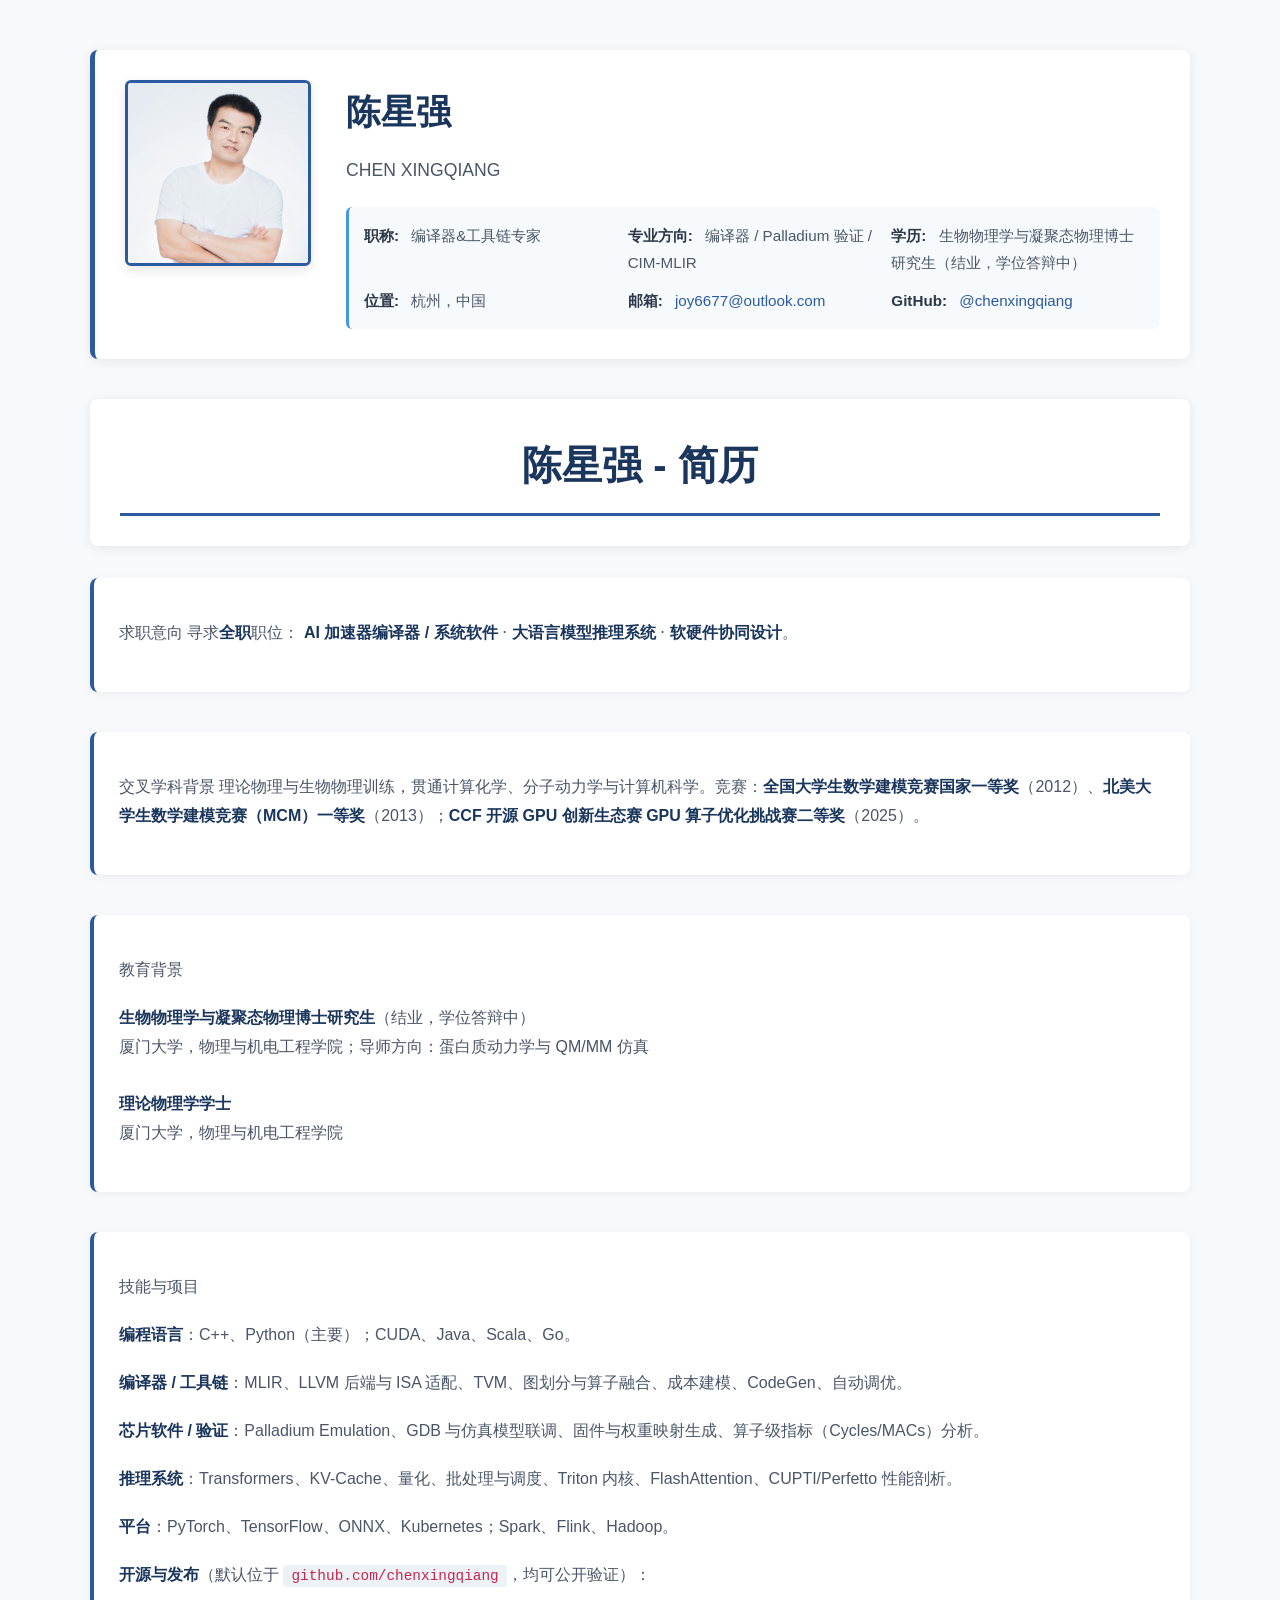
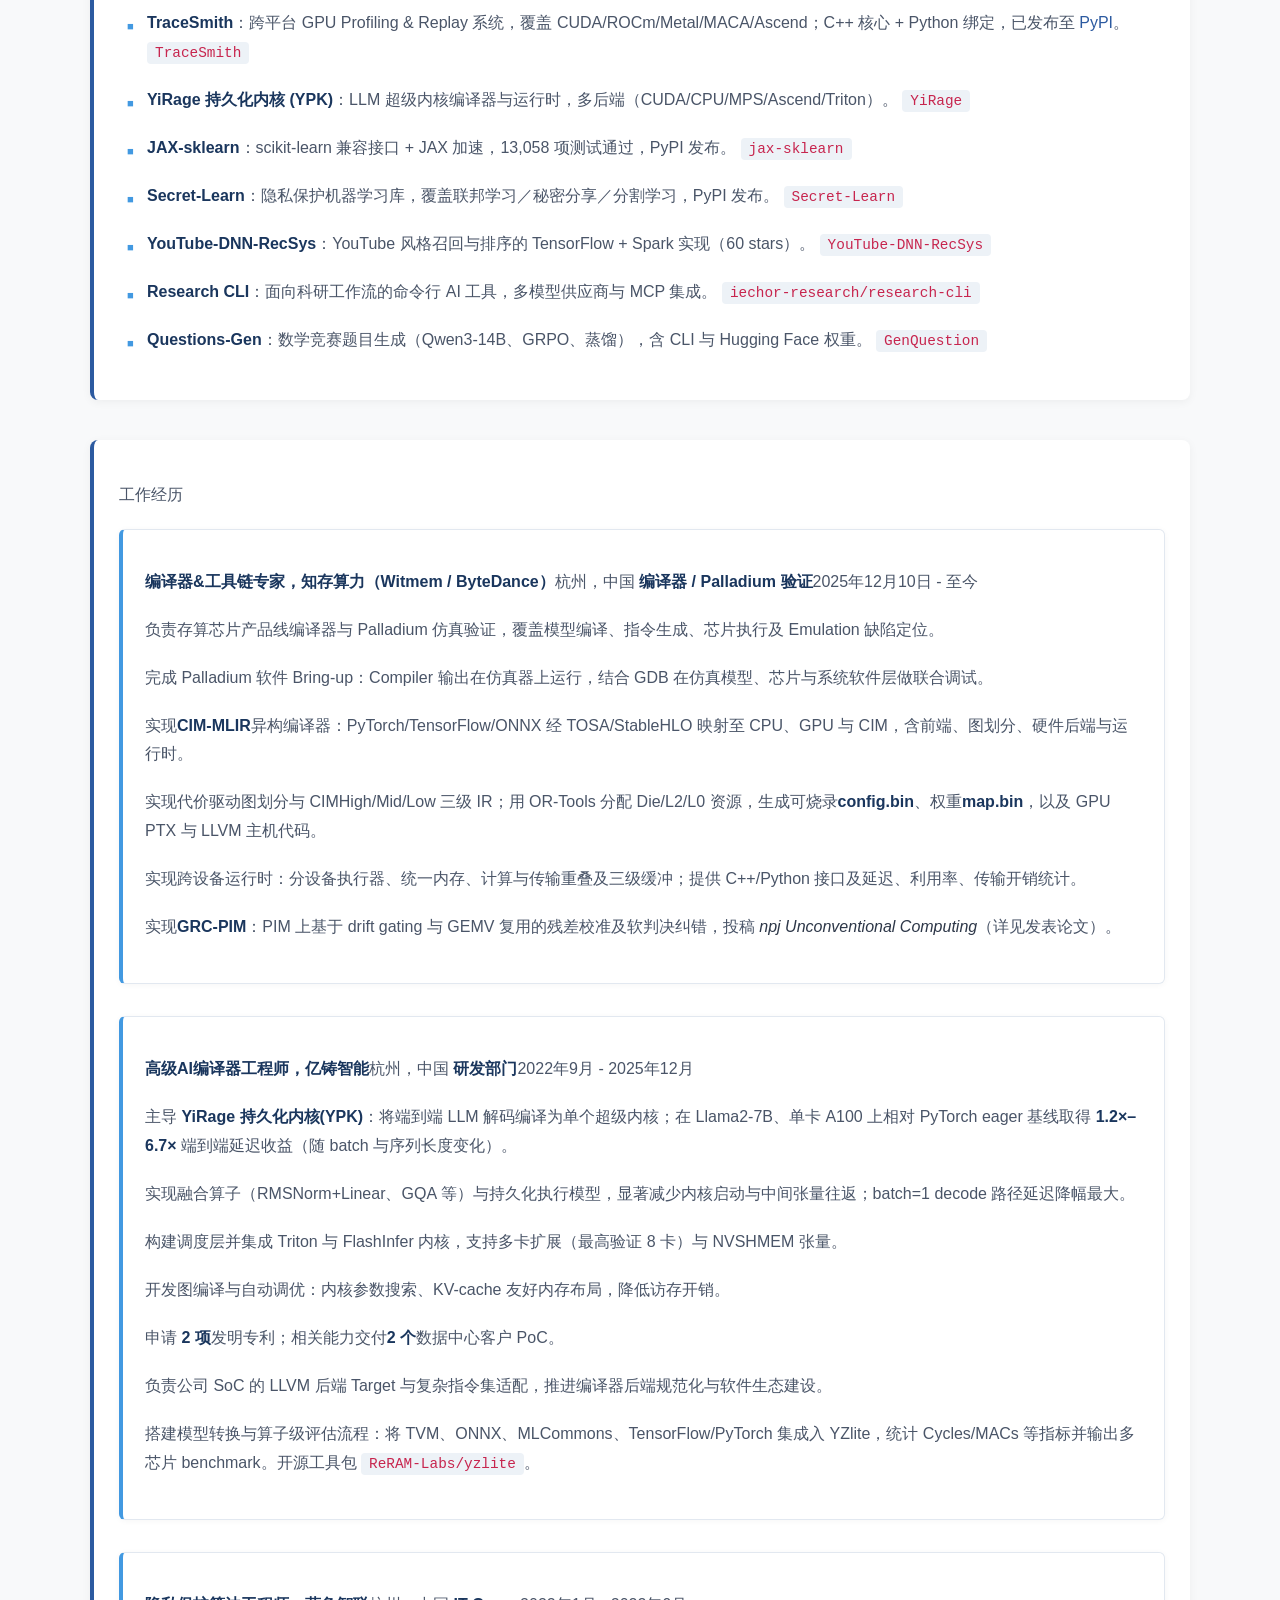
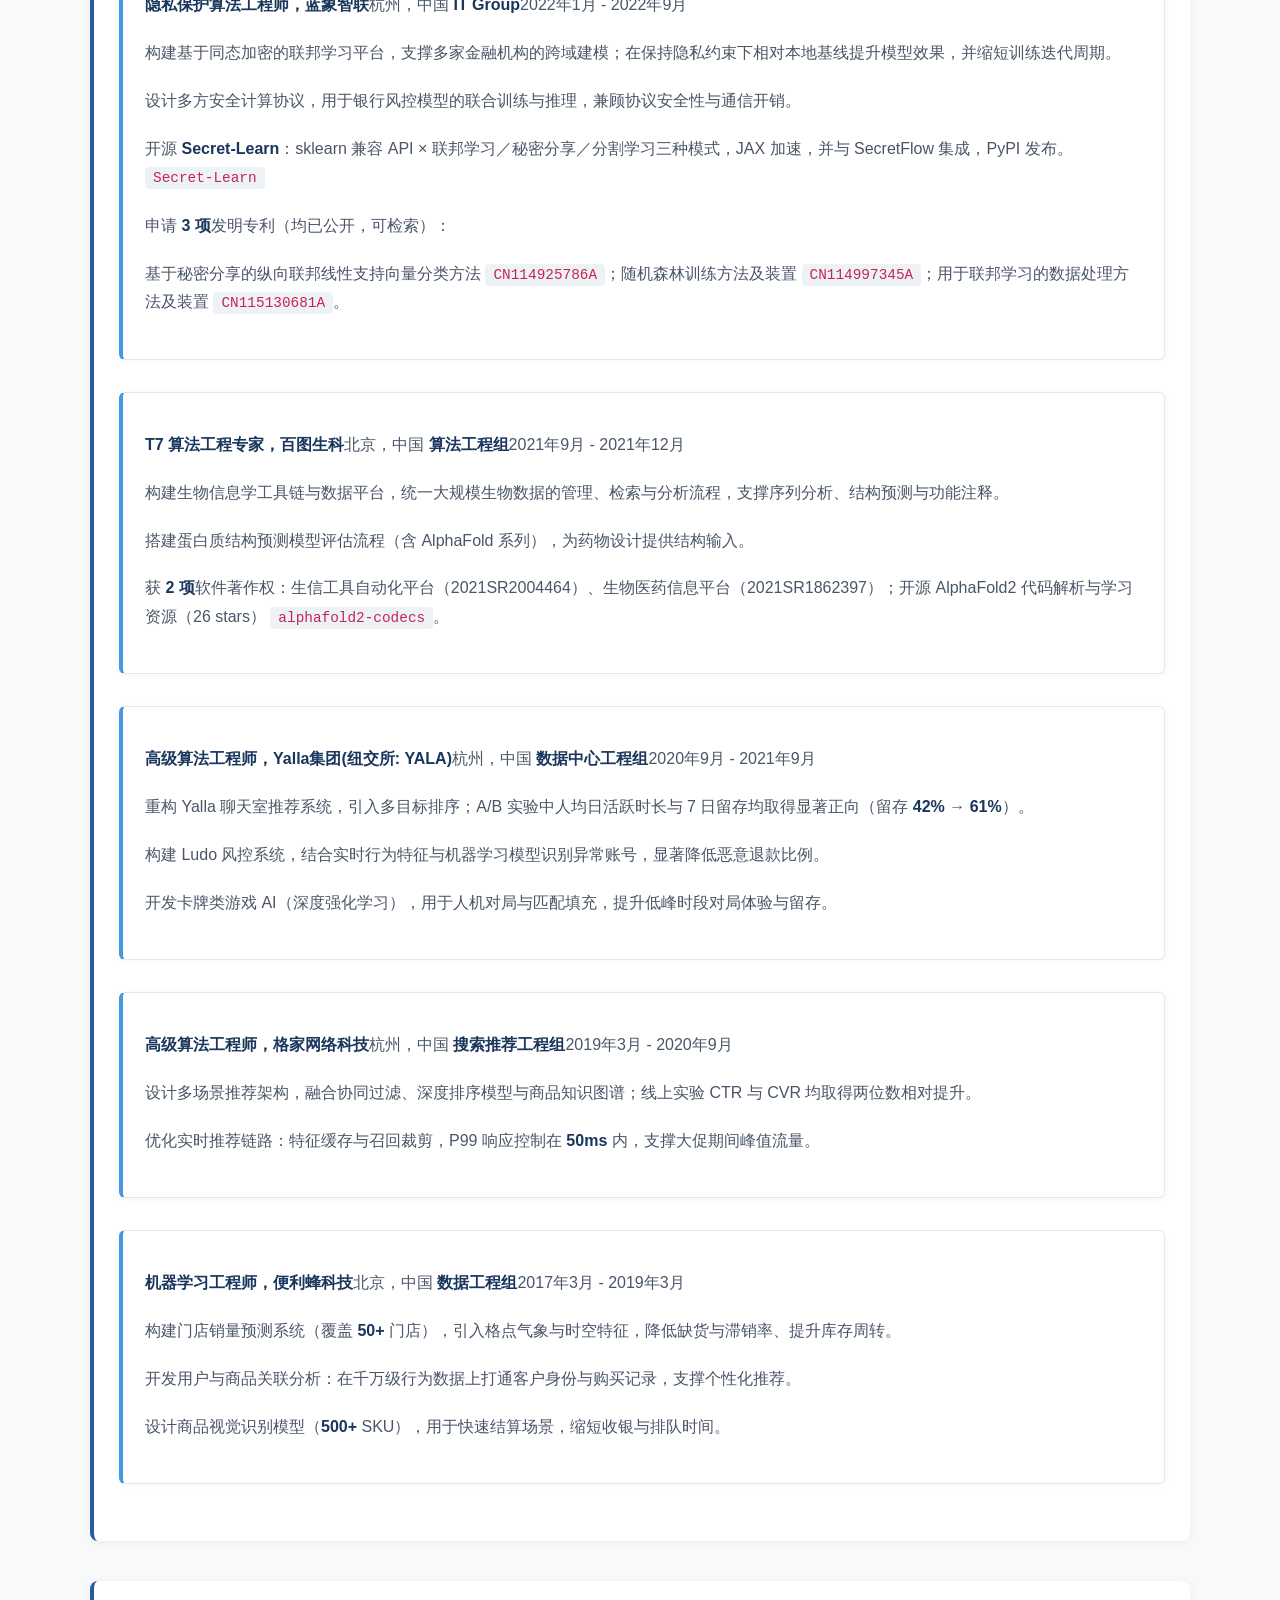
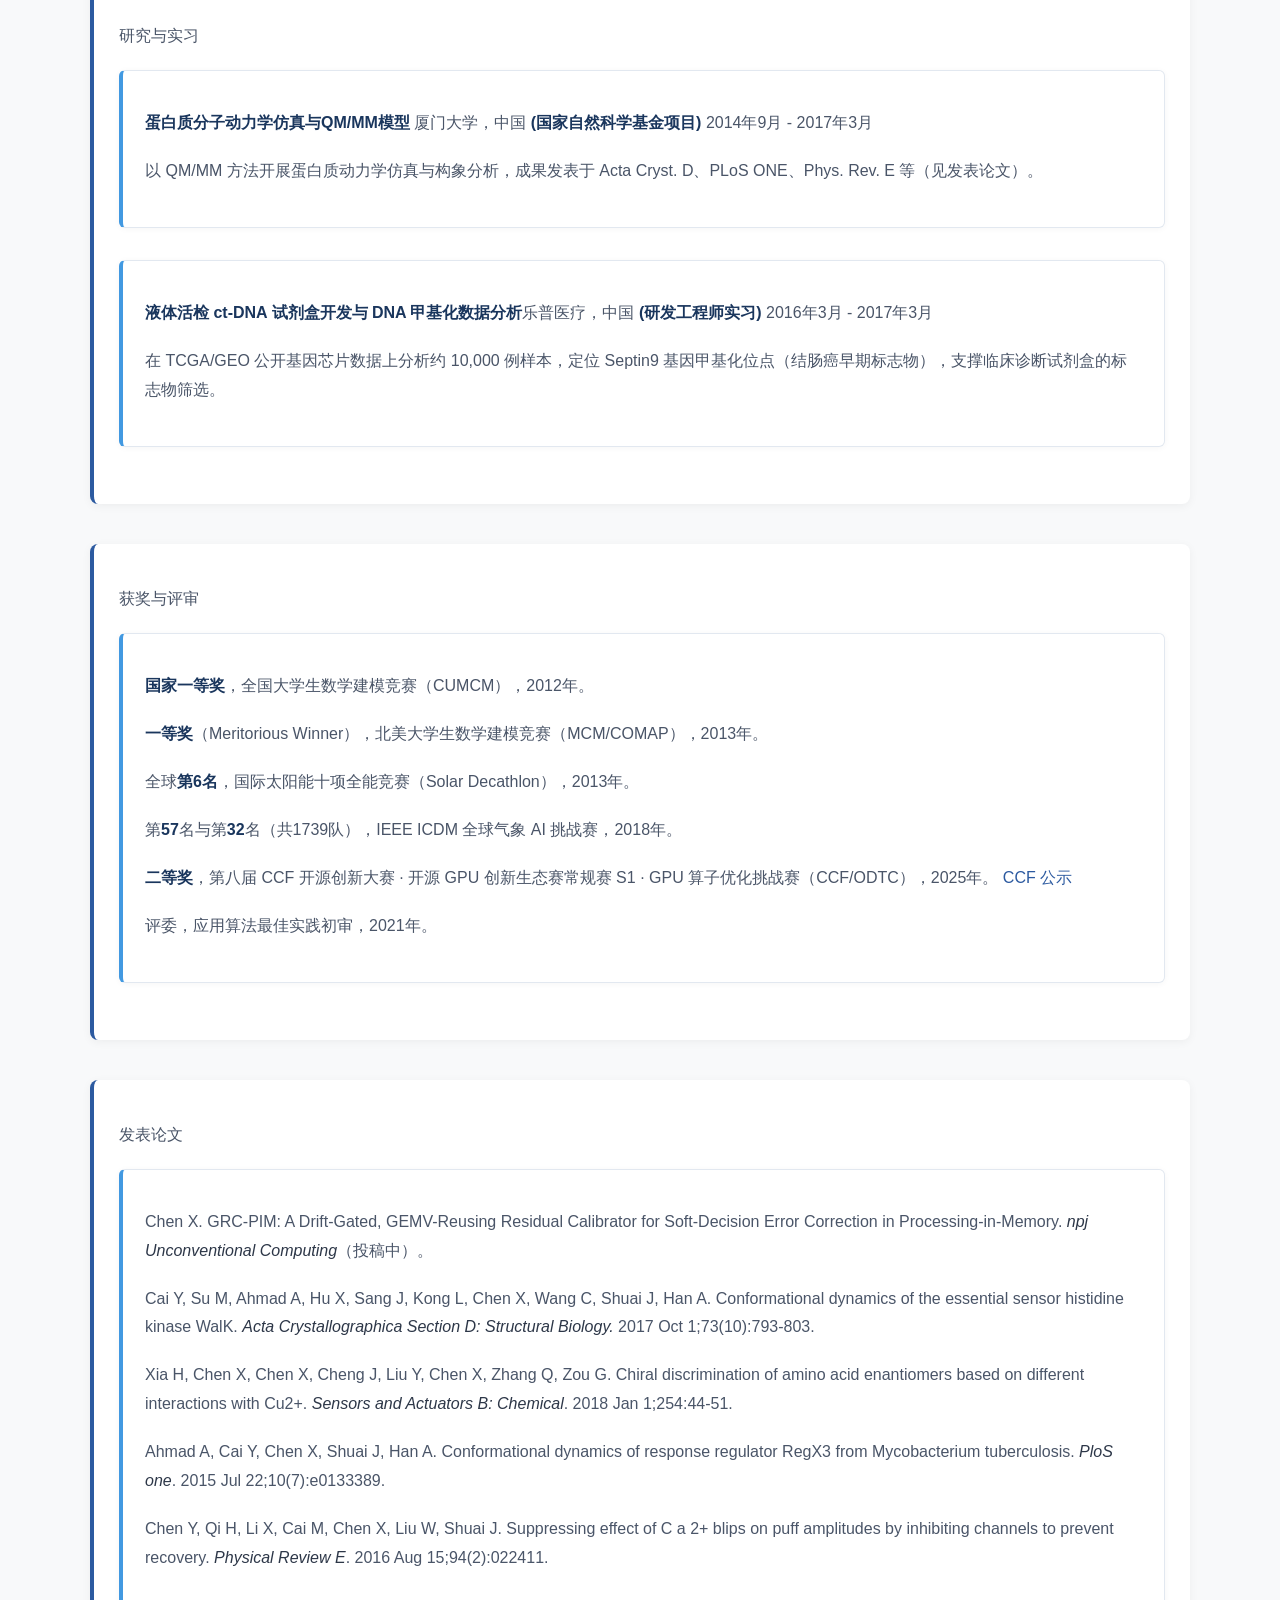
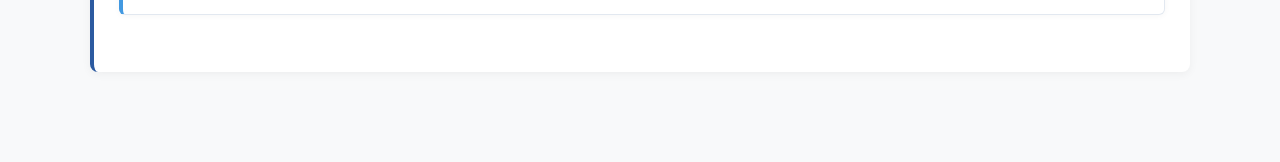
<file: docs/zn.html>
<!DOCTYPE html>
<html lang="zh">
<head>
    <meta charset="UTF-8">
    <meta name="viewport" content="width=device-width, initial-scale=1.0">
    <title>陈星强 - 简历</title>
    <link rel="stylesheet" href="style.css">
</head>
<body>
    <!-- Professional Header -->
    <div class="resume-header">
        <div class="resume-photo">
            <img src="img/face.jpg" alt="陈星强">
        </div>
        <div class="resume-info">
            <h1 style="margin: 0; border: none;">陈星强</h1>
            <div class="subtitle">CHEN XINGQIANG</div>
            <div class="resume-meta">
                <div class="resume-meta-item"><strong>职称:</strong> 编译器&amp;工具链专家</div>
                <div class="resume-meta-item"><strong>专业方向:</strong> 编译器 / Palladium 验证 / CIM-MLIR</div>
                <div class="resume-meta-item"><strong>学历:</strong> 生物物理学与凝聚态物理博士研究生（结业，学位答辩中）</div>
                <div class="resume-meta-item"><strong>位置:</strong> 杭州，中国</div>
                <div class="resume-meta-item"><strong>邮箱:</strong> <a href="mailto:joy6677@outlook.com">joy6677@outlook.com</a></div>
                <div class="resume-meta-item"><strong>GitHub:</strong> <a href="https://github.com/chenxingqiang" target="_blank">@chenxingqiang</a></div>
            </div>
        </div>
    </div>
<header id="title-block-header">
<h1 class="title">陈星强 - 简历</h1>
</header>
<div class="rSection">
<p><span>求职意向</span>
<span>寻求<span><strong>全职</strong></span>职位： <span><strong>AI
加速器编译器 / 系统软件</strong></span> <span
class="math inline">⋅</span>
<span><strong>大语言模型推理系统</strong></span> <span
class="math inline">⋅</span>
<span><strong>软硬件协同设计</strong></span>。</span></p>
</div>
<div class="rSection">
<p><span>交叉学科背景</span>
<span>理论物理与生物物理训练，贯通计算化学、分子动力学与计算机科学。竞赛：<span><strong>全国大学生数学建模竞赛国家一等奖</strong></span>（2012）、<span><strong>北美大学生数学建模竞赛（MCM）一等奖</strong></span>（2013）；<span><strong>CCF
开源 GPU 创新生态赛 GPU
算子优化挑战赛二等奖</strong></span>（2025）。</span></p>
</div>
<div class="rSection">
<p><span>教育背景</span></p>
<p><span><strong>生物物理学与凝聚态物理博士研究生</strong></span>（结业，学位答辩中）<br />
厦门大学，物理与机电工程学院；导师方向：蛋白质动力学与 QM/MM 仿真<br />
<br />
<span><strong>理论物理学学士</strong></span><br />
厦门大学，物理与机电工程学院</p>
</div>
<div class="rSection">
<p><span>技能与项目</span></p>
<p><span><strong>编程语言</strong></span>：C++、Python（主要）；CUDA、Java、Scala、Go。</p>
<p><span><strong>编译器 / 工具链</strong></span>：MLIR、LLVM 后端与 ISA
适配、TVM、图划分与算子融合、成本建模、CodeGen、自动调优。</p>
<p><span><strong>芯片软件 / 验证</strong></span>：Palladium
Emulation、GDB
与仿真模型联调、固件与权重映射生成、算子级指标（Cycles/MACs）分析。</p>
<p><span><strong>推理系统</strong></span>：Transformers、KV-Cache、量化、批处理与调度、Triton
内核、FlashAttention、CUPTI/Perfetto 性能剖析。</p>
<p><span><strong>平台</strong></span>：PyTorch、TensorFlow、ONNX、Kubernetes；Spark、Flink、Hadoop。</p>
<p><span><strong>开源与发布</strong></span>（默认位于
<code>github.com/chenxingqiang</code>，均可公开验证）：</p>
<ul>
<li><p><span><strong>TraceSmith</strong></span>：跨平台 GPU Profiling
&amp; Replay 系统，覆盖 CUDA/ROCm/Metal/MACA/Ascend；C++ 核心 + Python
绑定，已发布至 <a href="https://pypi.org/project/tracesmith/">PyPI</a>。
<a
href="https://github.com/chenxingqiang/TraceSmith"><code>TraceSmith</code></a></p></li>
<li><p><span><strong>YiRage 持久化内核 (YPK)</strong></span>：LLM
超级内核编译器与运行时，多后端（CUDA/CPU/MPS/Ascend/Triton）。 <a
href="https://github.com/chenxingqiang/YiRage"><code>YiRage</code></a></p></li>
<li><p><span><strong>JAX-sklearn</strong></span>：scikit-learn 兼容接口
+ JAX 加速，13<span>,</span>058 项测试通过，PyPI 发布。 <a
href="https://github.com/chenxingqiang/jax-sklearn"><code>jax-sklearn</code></a></p></li>
<li><p><span><strong>Secret-Learn</strong></span>：隐私保护机器学习库，覆盖联邦学习／秘密分享／分割学习，PyPI
发布。 <a
href="https://github.com/chenxingqiang/Secret-Learn"><code>Secret-Learn</code></a></p></li>
<li><p><span><strong>YouTube-DNN-RecSys</strong></span>：YouTube
风格召回与排序的 TensorFlow + Spark 实现（60 stars）。 <a
href="https://github.com/chenxingqiang/YouTube-DNN-RecSys"><code>YouTube-DNN-RecSys</code></a></p></li>
<li><p><span><strong>Research
CLI</strong></span>：面向科研工作流的命令行 AI 工具，多模型供应商与 MCP
集成。 <a
href="https://github.com/iechor-research/research-cli"><code>iechor-research/research-cli</code></a></p></li>
<li><p><span><strong>Questions-Gen</strong></span>：数学竞赛题目生成（Qwen3-14B、GRPO、蒸馏），含
CLI 与 Hugging Face 权重。 <a
href="https://github.com/chenxingqiang/GenQuestion"><code>GenQuestion</code></a></p></li>
</ul>
</div>
<div class="rSection">
<p><span>工作经历</span></p>
<div class="rSubsection">
<p><span><strong>编译器&amp;工具链专家，知存算力（Witmem / ByteDance）</strong></span><span>杭州，中国</span>
<span><strong>编译器 / Palladium
验证</strong></span><span>2025年12月10日 - 至今</span></p>
<p><span>负责存算芯片产品线编译器与 Palladium
仿真验证，覆盖模型编译、指令生成、芯片执行及 Emulation
缺陷定位。</span><br />
</p>
<p><span>完成 Palladium 软件 Bring-up：Compiler 输出在仿真器上运行，结合
GDB 在仿真模型、芯片与系统软件层做联合调试。</span><br />
</p>
<p><span>实现<span><strong>CIM-MLIR</strong></span>异构编译器：PyTorch/TensorFlow/ONNX
经 TOSA/StableHLO 映射至 CPU、GPU 与
CIM，含前端、图划分、硬件后端与运行时。</span><br />
</p>
<p><span>实现代价驱动图划分与 CIMHigh/Mid/Low 三级 IR；用 OR-Tools 分配
Die/L2/L0
资源，生成可烧录<span><strong>config.bin</strong></span>、权重<span><strong>map.bin</strong></span>，以及
GPU PTX 与 LLVM 主机代码。</span><br />
</p>
<p><span>实现跨设备运行时：分设备执行器、统一内存、计算与传输重叠及三级缓冲；提供
C++/Python 接口及延迟、利用率、传输开销统计。</span><br />
</p>
<p><span>实现<span><strong>GRC-PIM</strong></span>：PIM 上基于 drift
gating 与 GEMV 复用的残差校准及软判决纠错，投稿 <span><em>npj
Unconventional Computing</em></span>（详见发表论文）。</span><br />
</p>
</div>
<div class="rSubsection">
<p><span><strong>高级AI编译器工程师，亿铸智能</strong></span><span>杭州，中国</span>
<span><strong>研发部门</strong></span><span>2022年9月 -
2025年12月</span></p>
<p><span>主导 <span><strong>YiRage
持久化内核(YPK)</strong></span>：将端到端 LLM 解码编译为单个超级内核；在
Llama2-7B、单卡 A100 上相对 PyTorch eager 基线取得
<span><strong>1.2×–6.7×</strong></span> 端到端延迟收益（随 batch
与序列长度变化）。</span><br />
</p>
<p><span>实现融合算子（RMSNorm+Linear、GQA
等）与持久化执行模型，显著减少内核启动与中间张量往返；batch=1 decode
路径延迟降幅最大。</span><br />
</p>
<p><span>构建调度层并集成 Triton 与 FlashInfer
内核，支持多卡扩展（最高验证 8 卡）与 NVSHMEM 张量。</span><br />
</p>
<p><span>开发图编译与自动调优：内核参数搜索、KV-cache
友好内存布局，降低访存开销。</span><br />
</p>
<p><span>申请 <span><strong>2
项</strong></span>发明专利；相关能力交付<span><strong>2
个</strong></span>数据中心客户 PoC。</span><br />
</p>
<p><span>负责公司 SoC 的 LLVM 后端 Target
与复杂指令集适配，推进编译器后端规范化与软件生态建设。</span><br />
</p>
<p><span>搭建模型转换与算子级评估流程：将
TVM、ONNX、MLCommons、TensorFlow/PyTorch 集成入 YZlite，统计 Cycles/MACs
等指标并输出多芯片 benchmark。开源工具包 <a
href="https://github.com/ReRAM-Labs/yzlite"><code>ReRAM-Labs/yzlite</code></a>。</span><br />
</p>
</div>
<div class="rSubsection">
<p><span><strong>隐私保护算法工程师，蓝象智联</strong></span><span>杭州，中国</span>
<span><strong>IT Group</strong></span><span>2022年1月 -
2022年9月</span></p>
<p><span>构建基于同态加密的联邦学习平台，支撑多家金融机构的跨域建模；在保持隐私约束下相对本地基线提升模型效果，并缩短训练迭代周期。</span><br />
</p>
<p><span>设计多方安全计算协议，用于银行风控模型的联合训练与推理，兼顾协议安全性与通信开销。</span><br />
</p>
<p><span>开源 <span><strong>Secret-Learn</strong></span>：sklearn 兼容
API × 联邦学习／秘密分享／分割学习三种模式，JAX 加速，并与 SecretFlow
集成，PyPI 发布。 <a
href="https://github.com/chenxingqiang/Secret-Learn"><code>Secret-Learn</code></a></span><br />
</p>
<p><span>申请 <span><strong>3
项</strong></span>发明专利（均已公开，可检索）：</span><br />
</p>
<p><span>基于秘密分享的纵向联邦线性支持向量分类方法 <a
href="https://patents.google.com/patent/CN114925786A/en"><code>CN114925786A</code></a>；随机森林训练方法及装置
<a
href="https://patents.google.com/patent/CN114997345A/en"><code>CN114997345A</code></a>；用于联邦学习的数据处理方法及装置
<a
href="https://patents.google.com/patent/CN115130681A/en"><code>CN115130681A</code></a>。</span><br />
</p>
</div>
<div class="rSubsection">
<p><span><strong>T7
算法工程专家，百图生科</strong></span><span>北京，中国</span>
<span><strong>算法工程组</strong></span><span>2021年9月 -
2021年12月</span></p>
<p><span>构建生物信息学工具链与数据平台，统一大规模生物数据的管理、检索与分析流程，支撑序列分析、结构预测与功能注释。</span><br />
</p>
<p><span>搭建蛋白质结构预测模型评估流程（含 AlphaFold
系列），为药物设计提供结构输入。</span><br />
</p>
<p><span>获 <span><strong>2
项</strong></span>软件著作权：生信工具自动化平台（2021SR2004464）、生物医药信息平台（2021SR1862397）；开源
AlphaFold2 代码解析与学习资源（26 stars） <a
href="https://github.com/chenxingqiang/alphafold2-codecs"><code>alphafold2-codecs</code></a>。</span><br />
</p>
</div>
<div class="rSubsection">
<p><span><strong>高级算法工程师，Yalla集团(纽交所:
YALA)</strong></span><span>杭州，中国</span>
<span><strong>数据中心工程组</strong></span><span>2020年9月 -
2021年9月</span></p>
<p><span>重构 Yalla 聊天室推荐系统，引入多目标排序；A/B
实验中人均日活跃时长与 7 日留存均取得显著正向（留存
<span><strong>42%</strong></span> <span class="math inline">→</span>
<span><strong>61%</strong></span>）。</span><br />
</p>
<p><span>构建 Ludo
风控系统，结合实时行为特征与机器学习模型识别异常账号，显著降低恶意退款比例。</span><br />
</p>
<p><span>开发卡牌类游戏
AI（深度强化学习），用于人机对局与匹配填充，提升低峰时段对局体验与留存。</span><br />
</p>
</div>
<div class="rSubsection">
<p><span><strong>高级算法工程师，格家网络科技</strong></span><span>杭州，中国</span>
<span><strong>搜索推荐工程组</strong></span><span>2019年3月 -
2020年9月</span></p>
<p><span>设计多场景推荐架构，融合协同过滤、深度排序模型与商品知识图谱；线上实验
CTR 与 CVR 均取得两位数相对提升。</span><br />
</p>
<p><span>优化实时推荐链路：特征缓存与召回裁剪，P99 响应控制在
<span><strong>50ms</strong></span>
内，支撑大促期间峰值流量。</span><br />
</p>
</div>
<div class="rSubsection">
<p><span><strong>机器学习工程师，便利蜂科技</strong></span><span>北京，中国</span>
<span><strong>数据工程组</strong></span><span>2017年3月 -
2019年3月</span></p>
<p><span>构建门店销量预测系统（覆盖 <span><strong>50+</strong></span>
门店），引入格点气象与时空特征，降低缺货与滞销率、提升库存周转。</span><br />
</p>
<p><span>开发用户与商品关联分析：在千万级行为数据上打通客户身份与购买记录，支撑个性化推荐。</span><br />
</p>
<p><span>设计商品视觉识别模型（<span><strong>500+</strong></span>
SKU），用于快速结算场景，缩短收银与排队时间。</span><br />
</p>
</div>
</div>
<div class="rSection">
<p><span>研究与实习</span></p>
<div class="rSubsection">
<p><span><strong>蛋白质分子动力学仿真与QM/MM模型</strong>
</span><span>厦门大学，中国</span>
<span><strong>(国家自然科学基金项目)</strong> </span><span>2014年9月 -
2017年3月</span></p>
<p><span>以 QM/MM 方法开展蛋白质动力学仿真与构象分析，成果发表于 Acta
Cryst. D、PLoS ONE、Phys. Rev. E 等（见发表论文）。</span><br />
</p>
</div>
<div class="rSubsection">
<p><span><strong>液体活检 ct-DNA 试剂盒开发与 DNA
甲基化数据分析</strong></span><span>乐普医疗，中国</span>
<span><strong>(研发工程师实习)</strong> </span><span>2016年3月 -
2017年3月</span></p>
<p><span>在 TCGA/GEO 公开基因芯片数据上分析约 10,000 例样本，定位
Septin9
基因甲基化位点（结肠癌早期标志物），支撑临床诊断试剂盒的标志物筛选。</span><br />
</p>
</div>
</div>
<div class="rSection">
<p><span>获奖与评审</span></p>
<div class="rSubsection">
<p><span><span><strong>国家一等奖</strong></span>，全国大学生数学建模竞赛（CUMCM），2012年。</span><br />
</p>
<p><span><span><strong>一等奖</strong></span>（Meritorious
Winner），北美大学生数学建模竞赛（MCM/COMAP），2013年。</span><br />
</p>
<p><span>全球<span><strong>第6名</strong></span>，国际太阳能十项全能竞赛（Solar
Decathlon），2013年。</span><br />
</p>
<p><span>第<span><strong>57</strong></span>名与第<span><strong>32</strong></span>名（共1739队），IEEE
ICDM 全球气象 AI 挑战赛，2018年。</span><br />
</p>
<p><span><span><strong>二等奖</strong></span>，第八届 CCF 开源创新大赛 ·
开源 GPU 创新生态赛常规赛 S1 · GPU 算子优化挑战赛（CCF/ODTC），2025年。
<a
href="https://www.ccf.org.cn/Media_list/ccfosc/2025-12-26/855561.shtml">CCF
公示</a></span><br />
</p>
<p><span>评委，应用算法最佳实践初审，2021年。</span><br />
</p>
</div>
</div>
<div class="rSection">
<p><span>发表论文</span></p>
<div class="rSubsection">
<p><span>Chen X. GRC-PIM: A Drift-Gated, GEMV-Reusing Residual
Calibrator for Soft-Decision Error Correction in Processing-in-Memory.
<span><em>npj Unconventional
Computing</em></span>（投稿中）。</span><br />
</p>
<p><span>Cai Y, Su M, Ahmad A, Hu X, Sang J, Kong L, Chen X, Wang C,
Shuai J, Han A. Conformational dynamics of the essential sensor
histidine kinase WalK. <span><em>Acta Crystallographica Section D:
Structural Biology.</em></span> 2017 Oct 1;73(10):793-803.</span><br />
</p>
<p><span>Xia H, Chen X, Chen X, Cheng J, Liu Y, Chen X, Zhang Q, Zou G.
Chiral discrimination of amino acid enantiomers based on different
interactions with Cu2+. <span><em>Sensors and Actuators B:
Chemical</em></span>. 2018 Jan 1;254:44-51.</span><br />
</p>
<p><span>Ahmad A, Cai Y, Chen X, Shuai J, Han A. Conformational dynamics
of response regulator RegX3 from Mycobacterium tuberculosis.
<span><em>PloS one</em></span>. 2015 Jul 22;10(7):e0133389.</span><br />
</p>
<p><span>Chen Y, Qi H, Li X, Cai M, Chen X, Liu W, Shuai J. Suppressing
effect of C a 2+ blips on puff amplitudes by inhibiting channels to
prevent recovery. <span><em>Physical Review E</em></span>. 2016 Aug
15;94(2):022411.</span><br />
</p>
</div>
</div>
</body></html>
</file>
<file: docs/style.css>
/* ============================================
   Academic Professional Style CSS
   Inspired by Tsinghua University Faculty Pages
   ============================================ */

body {
    font-family: -apple-system, BlinkMacSystemFont, "Segoe UI", Roboto, "Helvetica Neue", Arial, "PingFang SC", "Hiragino Sans GB", "Microsoft YaHei", sans-serif;
    line-height: 1.8;
    max-width: 1100px;
    margin: 0 auto;
    padding: 50px 30px;
    background: #f8f9fa;
    color: #2c3e50;
}

/* Professional Header with Photo */
.resume-header {
    display: flex;
    gap: 35px;
    margin-bottom: 40px;
    padding: 30px;
    background: white;
    border-radius: 8px;
    box-shadow: 0 2px 12px rgba(0, 0, 0, 0.08);
    border-left: 5px solid #2c5aa0;
}

.resume-photo {
    flex-shrink: 0;
}

.resume-photo img {
    width: 180px;
    height: 180px;
    object-fit: cover;
    border-radius: 6px;
    border: 3px solid #2c5aa0;
    box-shadow: 0 4px 12px rgba(0, 0, 0, 0.1);
}

.resume-info {
    flex: 1;
}

.resume-info h1 {
    margin: 0 0 8px 0;
    font-size: 2.2em;
    color: #1a365d;
    font-weight: 600;
}

.resume-info .subtitle {
    font-size: 1.1em;
    color: #4a5568;
    margin-bottom: 20px;
    font-weight: 500;
}

.resume-meta {
    display: grid;
    grid-template-columns: repeat(auto-fit, minmax(250px, 1fr));
    gap: 10px;
    padding: 15px;
    background: #f7fafc;
    border-radius: 6px;
    border-left: 3px solid #4299e1;
}

.resume-meta-item {
    color: #4a5568;
    font-size: 0.95em;
}

.resume-meta-item strong {
    color: #2d3748;
    font-weight: 600;
    margin-right: 8px;
}

/* Section Headers */
h1 {
    font-size: 2.2em;
    color: #1a365d;
    border-bottom: 3px solid #2c5aa0;
    padding-bottom: 12px;
    margin-top: 2.5em;
    margin-bottom: 1em;
    font-weight: 600;
}

h2 {
    font-size: 1.6em;
    color: #2c5aa0;
    border-bottom: 2px solid #e2e8f0;
    padding-bottom: 10px;
    margin-top: 2.2em;
    margin-bottom: 1em;
    font-weight: 600;
}

h3 {
    font-size: 1.3em;
    color: #2d3748;
    margin-top: 1.8em;
    margin-bottom: 0.8em;
    padding: 12px 0 12px 18px;
    border-left: 4px solid #4299e1;
    background: #f7fafc;
    font-weight: 600;
}

h4 {
    font-size: 1.1em;
    color: #4a5568;
    margin-top: 1.5em;
    margin-bottom: 0.6em;
    font-weight: 600;
}

/* Section Containers */
.rSection, div[class*="Section"] {
    margin-bottom: 2.5em;
    padding: 25px;
    background: white;
    border-radius: 8px;
    box-shadow: 0 2px 10px rgba(0, 0, 0, 0.05);
    border-left: 4px solid #2c5aa0;
}

/* Work Experience / Project Cards */
.rSubsection, div[class*="Subsection"] {
    margin-bottom: 2em;
    padding: 22px;
    background: #ffffff;
    border: 1px solid #e2e8f0;
    border-left: 4px solid #4299e1;
    border-radius: 6px;
    box-shadow: 0 1px 6px rgba(0, 0, 0, 0.04);
}

.rSubsection:hover {
    box-shadow: 0 4px 12px rgba(0, 0, 0, 0.1);
    transform: translateY(-2px);
    transition: all 0.3s ease;
}

/* Lists */
ul {
    list-style-type: none;
    padding-left: 0;
    margin: 1em 0;
}

li {
    margin-bottom: 14px;
    padding-left: 28px;
    position: relative;
    line-height: 1.7;
    color: #4a5568;
}

li::before {
    content: "■";
    color: #4299e1;
    font-size: 0.7em;
    position: absolute;
    left: 8px;
    top: 8px;
}

/* Links */
a {
    color: #2c5aa0;
    text-decoration: none;
    border-bottom: 1px solid transparent;
    transition: all 0.3s ease;
    font-weight: 500;
}

a:hover {
    color: #1a365d;
    border-bottom: 1px solid #2c5aa0;
}

/* Text Emphasis */
strong, b {
    color: #1a365d;
    font-weight: 600;
}

em, i {
    color: #2d3748;
    font-style: italic;
}

/* Code Blocks */
code {
    background: #edf2f7;
    padding: 3px 8px;
    border-radius: 4px;
    font-family: "Monaco", "Menlo", "Consolas", "Courier New", monospace;
    color: #c7254e;
    font-size: 0.9em;
}

/* Paragraphs */
p {
    margin-bottom: 1.2em;
    line-height: 1.8;
    color: #4a5568;
}

/* Tables (Academic Style) */
table {
    width: 100%;
    border-collapse: collapse;
    margin: 1.5em 0;
    background: white;
}

table th {
    background: #2c5aa0;
    color: white;
    padding: 12px;
    text-align: left;
    font-weight: 600;
}

table td {
    padding: 10px 12px;
    border-bottom: 1px solid #e2e8f0;
}

table tr:hover {
    background: #f7fafc;
}

/* Horizontal Rules */
hr {
    border: none;
    border-top: 2px solid #e2e8f0;
    margin: 2.5em 0;
}

/* Blockquotes */
blockquote {
    margin: 1.5em 0;
    padding: 15px 20px;
    background: #f7fafc;
    border-left: 4px solid #4299e1;
    color: #4a5568;
    font-style: italic;
}

/* Print Styles */
@media print {
    body {
        background: white;
        max-width: 100%;
        padding: 0;
        font-size: 11pt;
    }
    
    .resume-header {
        page-break-inside: avoid;
        box-shadow: none;
        border: 1px solid #e2e8f0;
    }
    
    .rSection, .rSubsection {
        page-break-inside: avoid;
        box-shadow: none;
    }
    
    a {
        color: #000;
        text-decoration: underline;
    }
}

/* Responsive Design */
@media (max-width: 768px) {
    body {
        padding: 25px 15px;
    }
    
    .resume-header {
        flex-direction: column;
        align-items: center;
        text-align: center;
        padding: 20px;
    }
    
    .resume-photo img {
        width: 140px;
        height: 140px;
    }
    
    .resume-info h1 {
        font-size: 1.8em;
    }
    
    .resume-meta {
        grid-template-columns: 1fr;
    }
    
    h1 {
        font-size: 1.8em;
    }
    
    h2 {
        font-size: 1.4em;
    }
    
    h3 {
        font-size: 1.2em;
    }
    
    .rSection, .rSubsection {
        padding: 15px;
    }
}

/* Title Block (Pandoc Generated) */
#title-block-header {
    text-align: center;
    margin-bottom: 2em;
    padding: 30px;
    background: white;
    border-radius: 8px;
    box-shadow: 0 2px 12px rgba(0, 0, 0, 0.08);
}

#title-block-header .title {
    font-size: 2.5em;
    color: #1a365d;
    margin: 0;
    font-weight: 600;
}

/* Utility Classes */
.text-center {
    text-align: center;
}

.text-muted {
    color: #718096;
}

.mb-0 {
    margin-bottom: 0;
}

.mt-0 {
    margin-top: 0;
}
</file>
